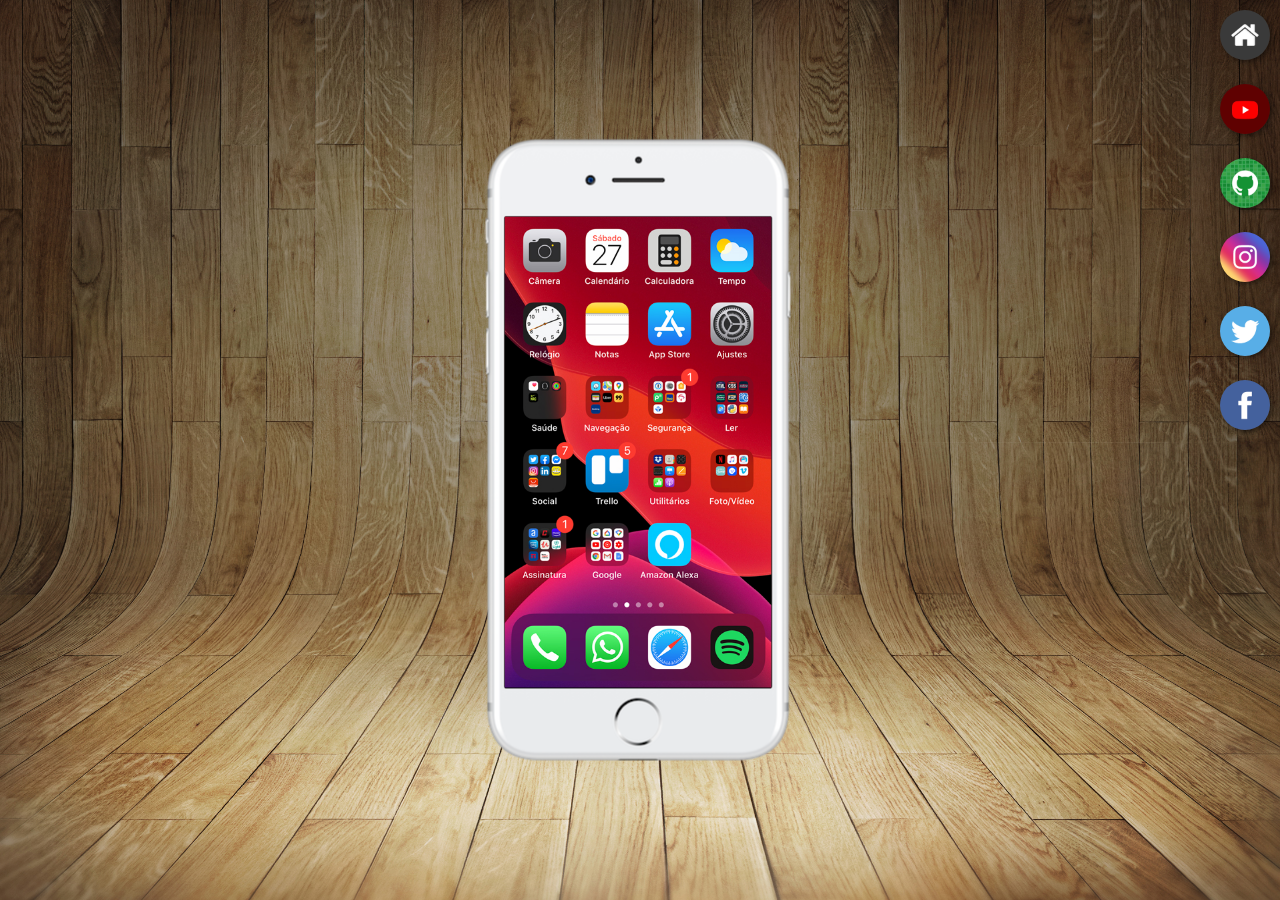
<file: index.html>
<!DOCTYPE html>
<html lang="pt-br">
<head>
    <meta charset="UTF-8">
    <meta http-equiv="X-UA-Compatible" content="IE=edge">
    <meta name="viewport" content="width=device-width, initial-scale=1.0">

    <link rel="stylesheet" href="style/style.css">
    <link rel="shortcut icon" href="favicon/favicon.ico" type="image/x-icon">

    <title>Projeto Redes Sociais</title>
</head>
<body>
    <main>
        <section id="telefone">
            <iframe src="pages/home.html" frameborder="0" name="tela" id="tela">
                <p>Seu navegador não é compativel com Iframes</p>
            </iframe>
        </section>
        <section id="redes_sociais">
            <a href="pages/home.html" target="tela"><img src="imgs/logo-home.jpg" alt="home"></a> <br>
            <a href="pages/youtube.html" target="tela"><img src="imgs/logo-youtube.jpg" alt="youtube"></a> <br>
            <a href="pages/github.html" target="tela"><img src="imgs/logo-github.jpg" alt="github"></a> <br> 
            <a href="pages/instagram.html" target="tela"><img src="imgs/logo-instagram.jpg" alt="instagram"></a> <br>
            <a href="pages/twitter.html" target="tela"><img src="imgs/logo-twitter.jpg" alt="twitter"></a> <br>
            <a href="pages/facebook.html" target="tela"><img src="imgs/logo-facebook.jpg" alt="facebook"></a> <br>
        </section>
    </main>
</body>
</html>
</file>
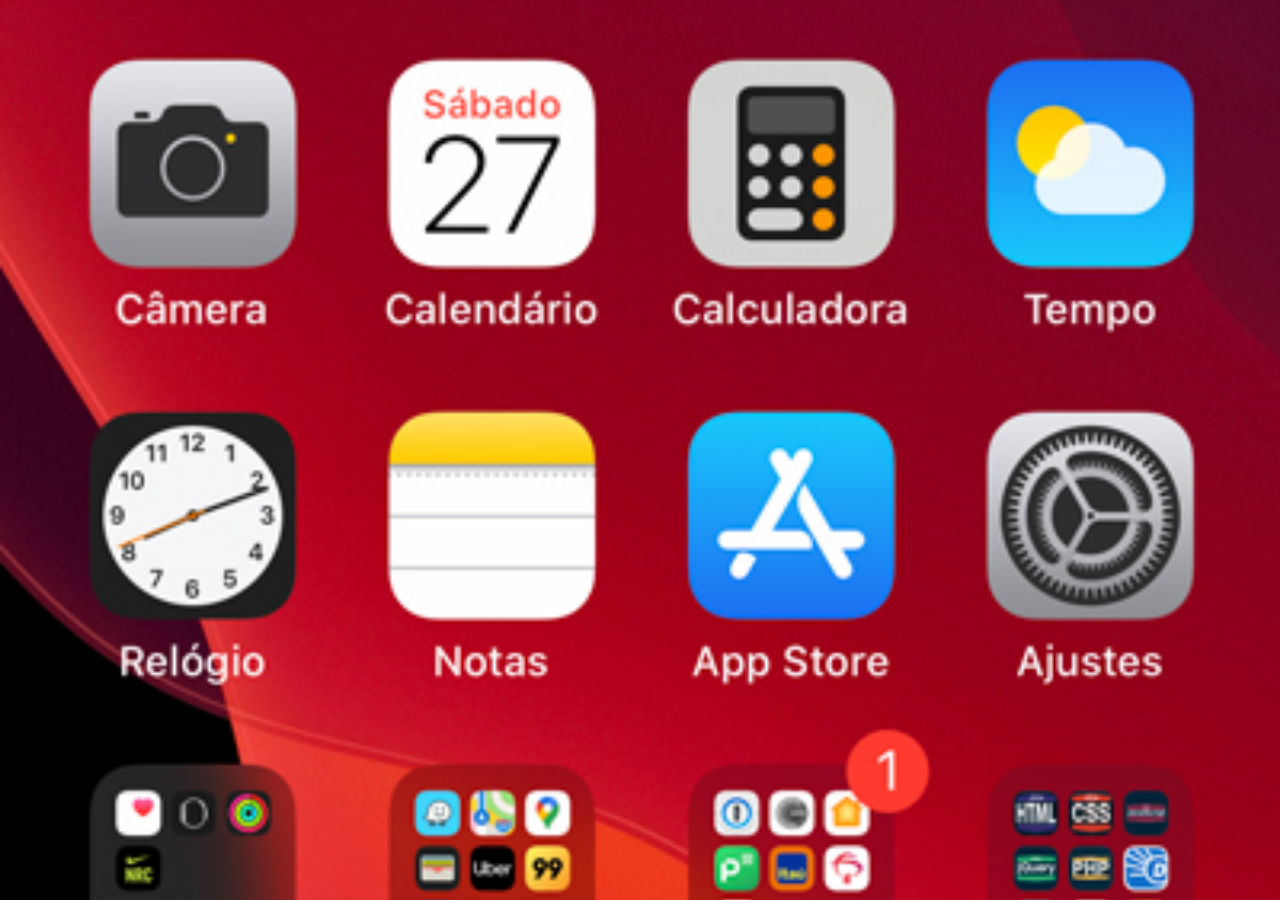
<file: page/home.html>
<!DOCTYPE html>
<html lang="pt-br">
<head>
    <meta charset="UTF-8">
    <meta http-equiv="X-UA-Compatible" content="IE=edge">
    <meta name="viewport" content="width=device-width, initial-scale=1.0">
    <title>Home</title>
    <style>
        * {
            margin: 0px;
            padding: 0px;
        }

        body {
            background: black url(../imgs/tela-home.jpg) no-repeat top center;
            background-size: cover;
        }
    </style>
</head>
<body>
    
</body>
</html>
</file>
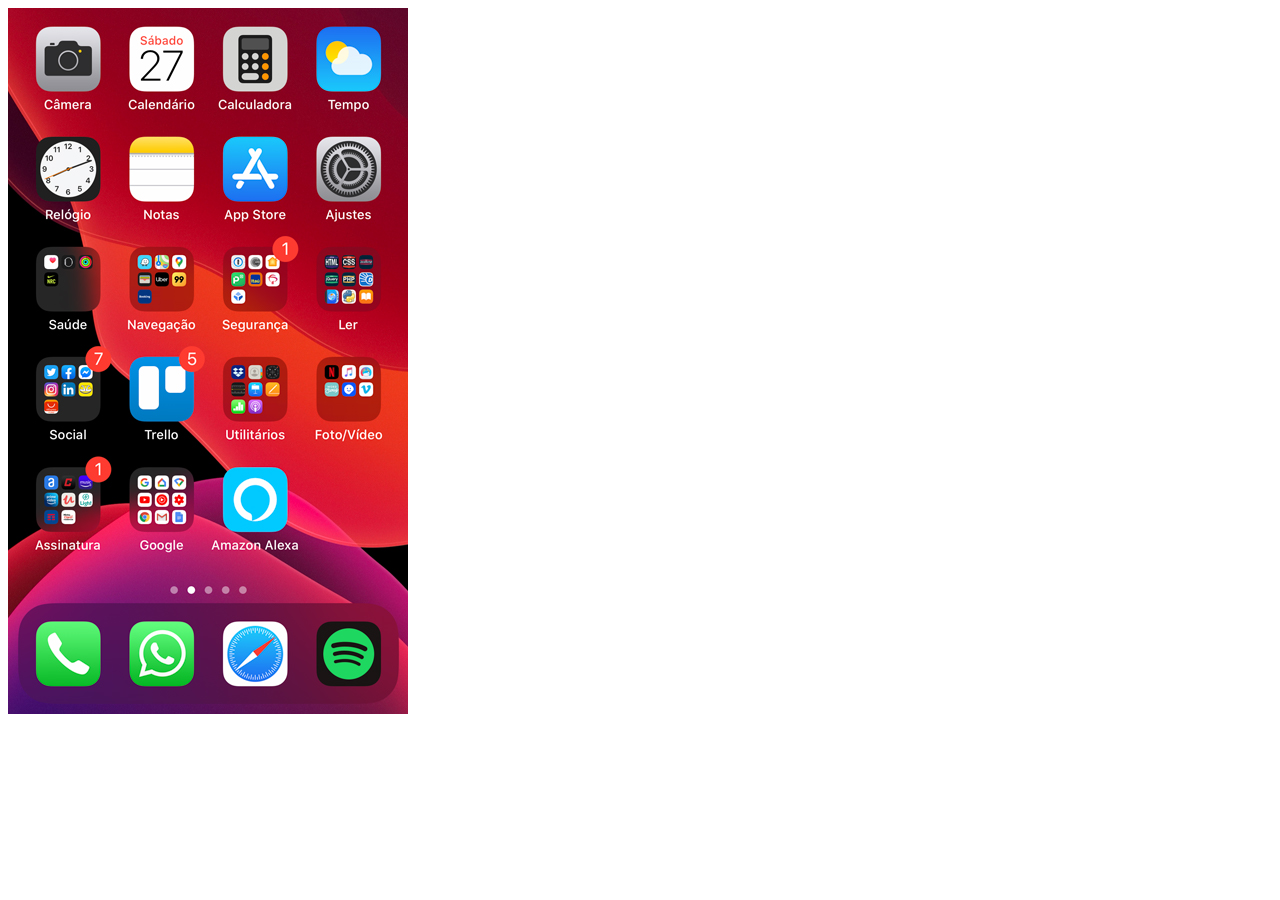
<file: page/youtube.html>
<!DOCTYPE html>
<html lang="pt-br">
<head>
    <meta charset="UTF-8">
    <meta http-equiv="X-UA-Compatible" content="IE=edge">
    <meta name="viewport" content="width=device-width, initial-scale=1.0">
    <title>Youtube</title>
</head>
<body>
    <img src="../imgs/tela-home.jpg" alt="">    
</body>
</html>
</file>
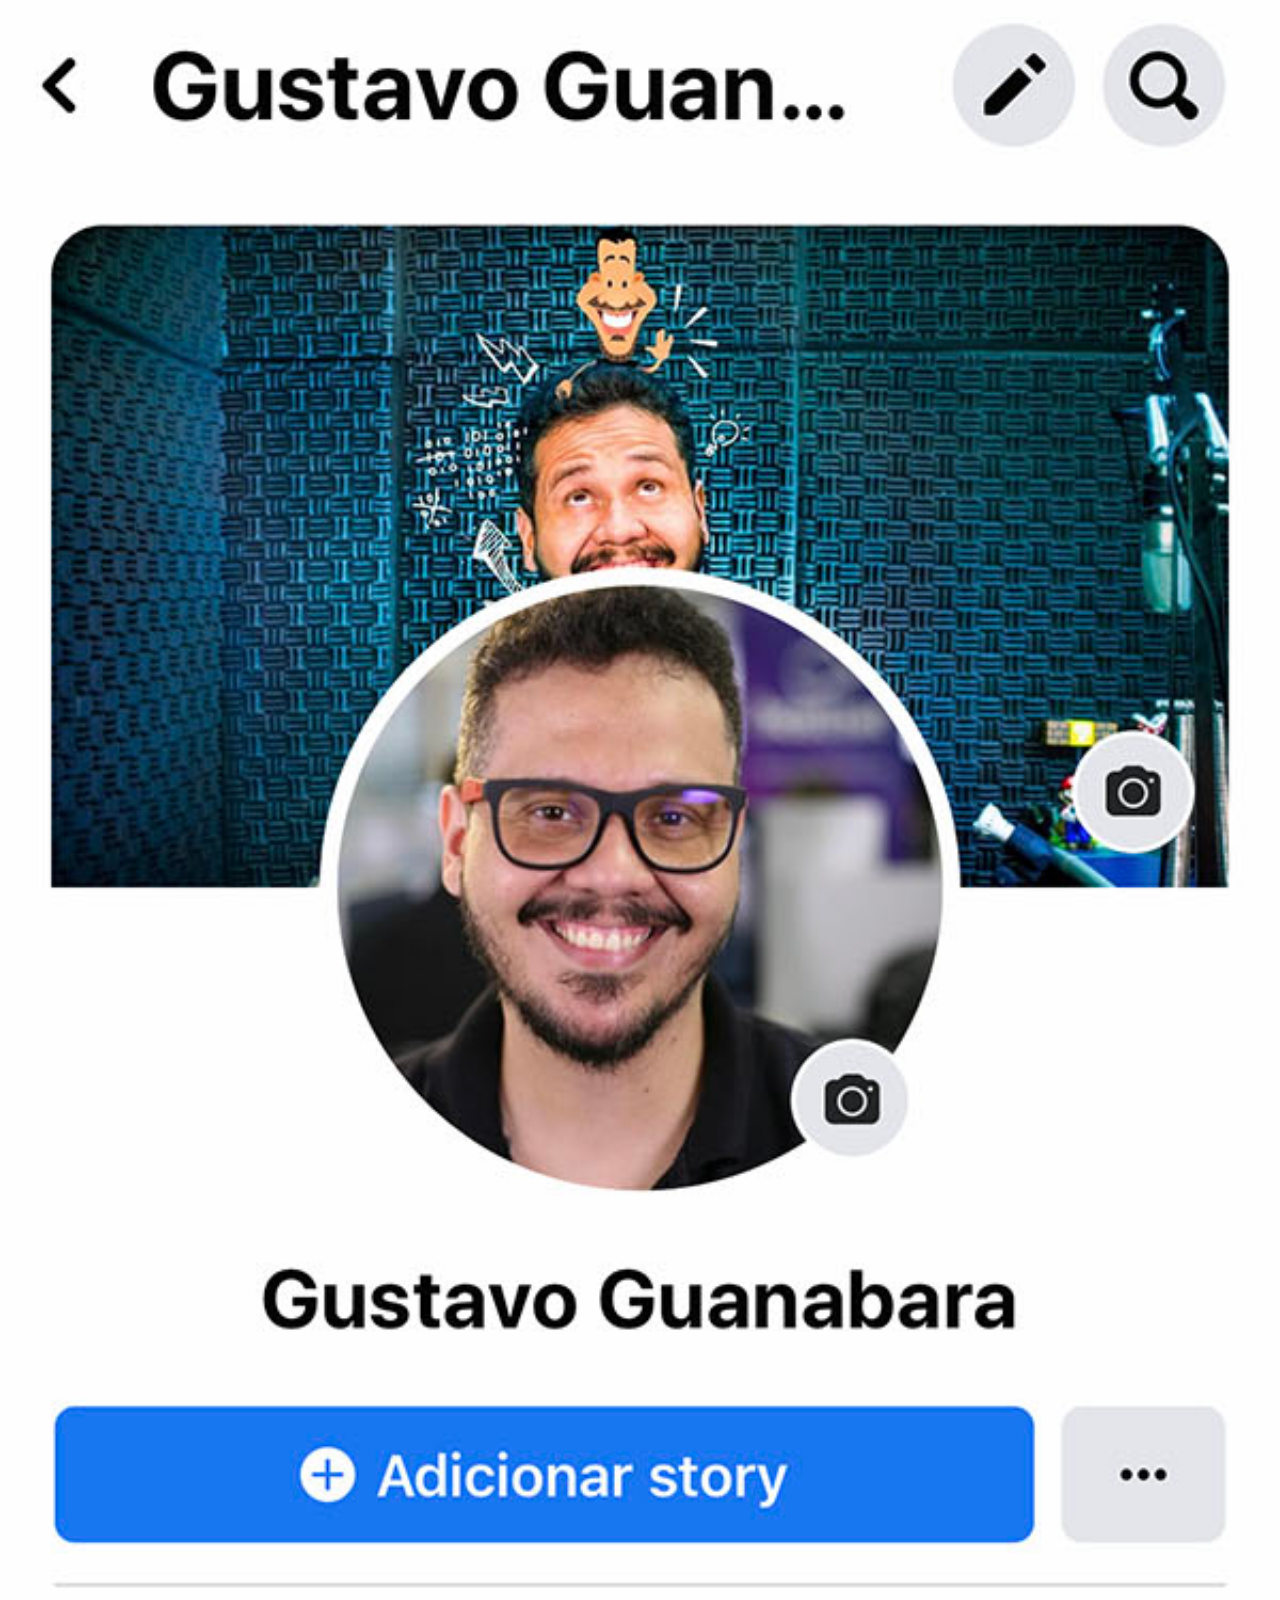
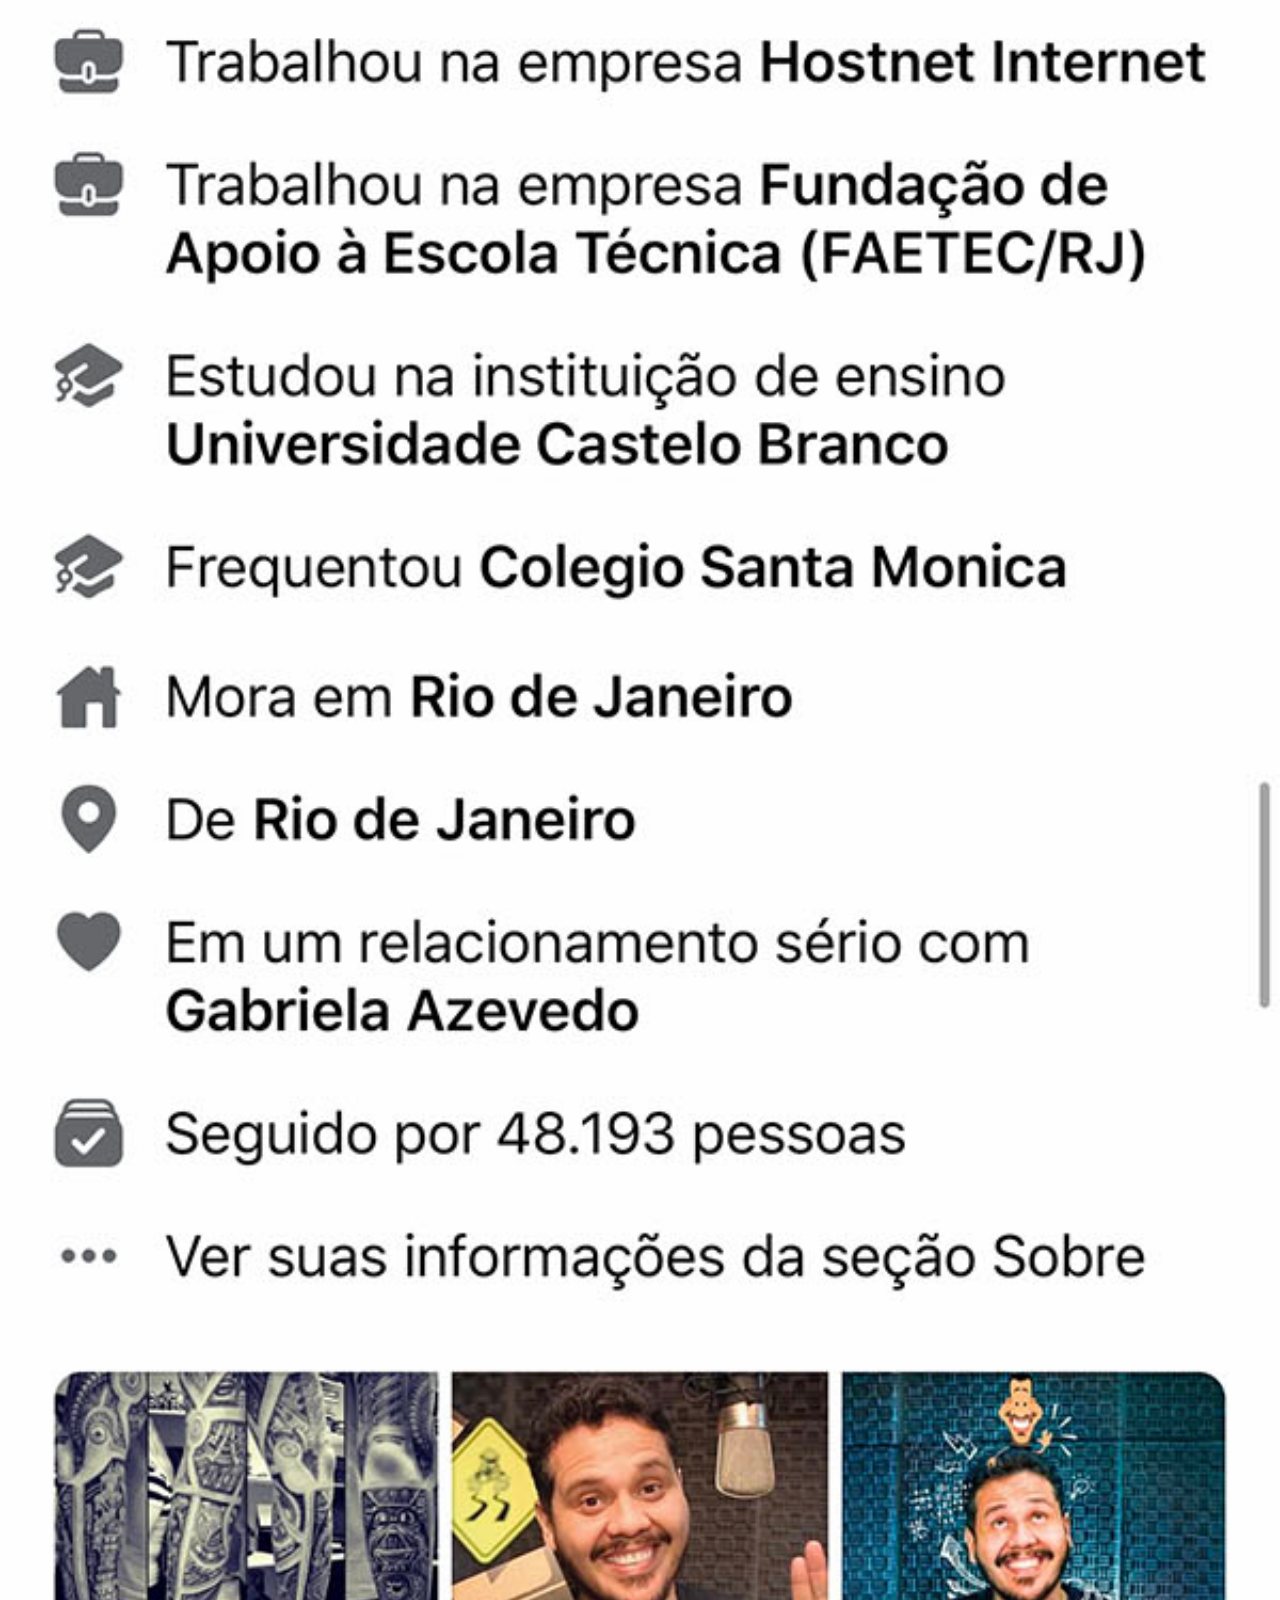
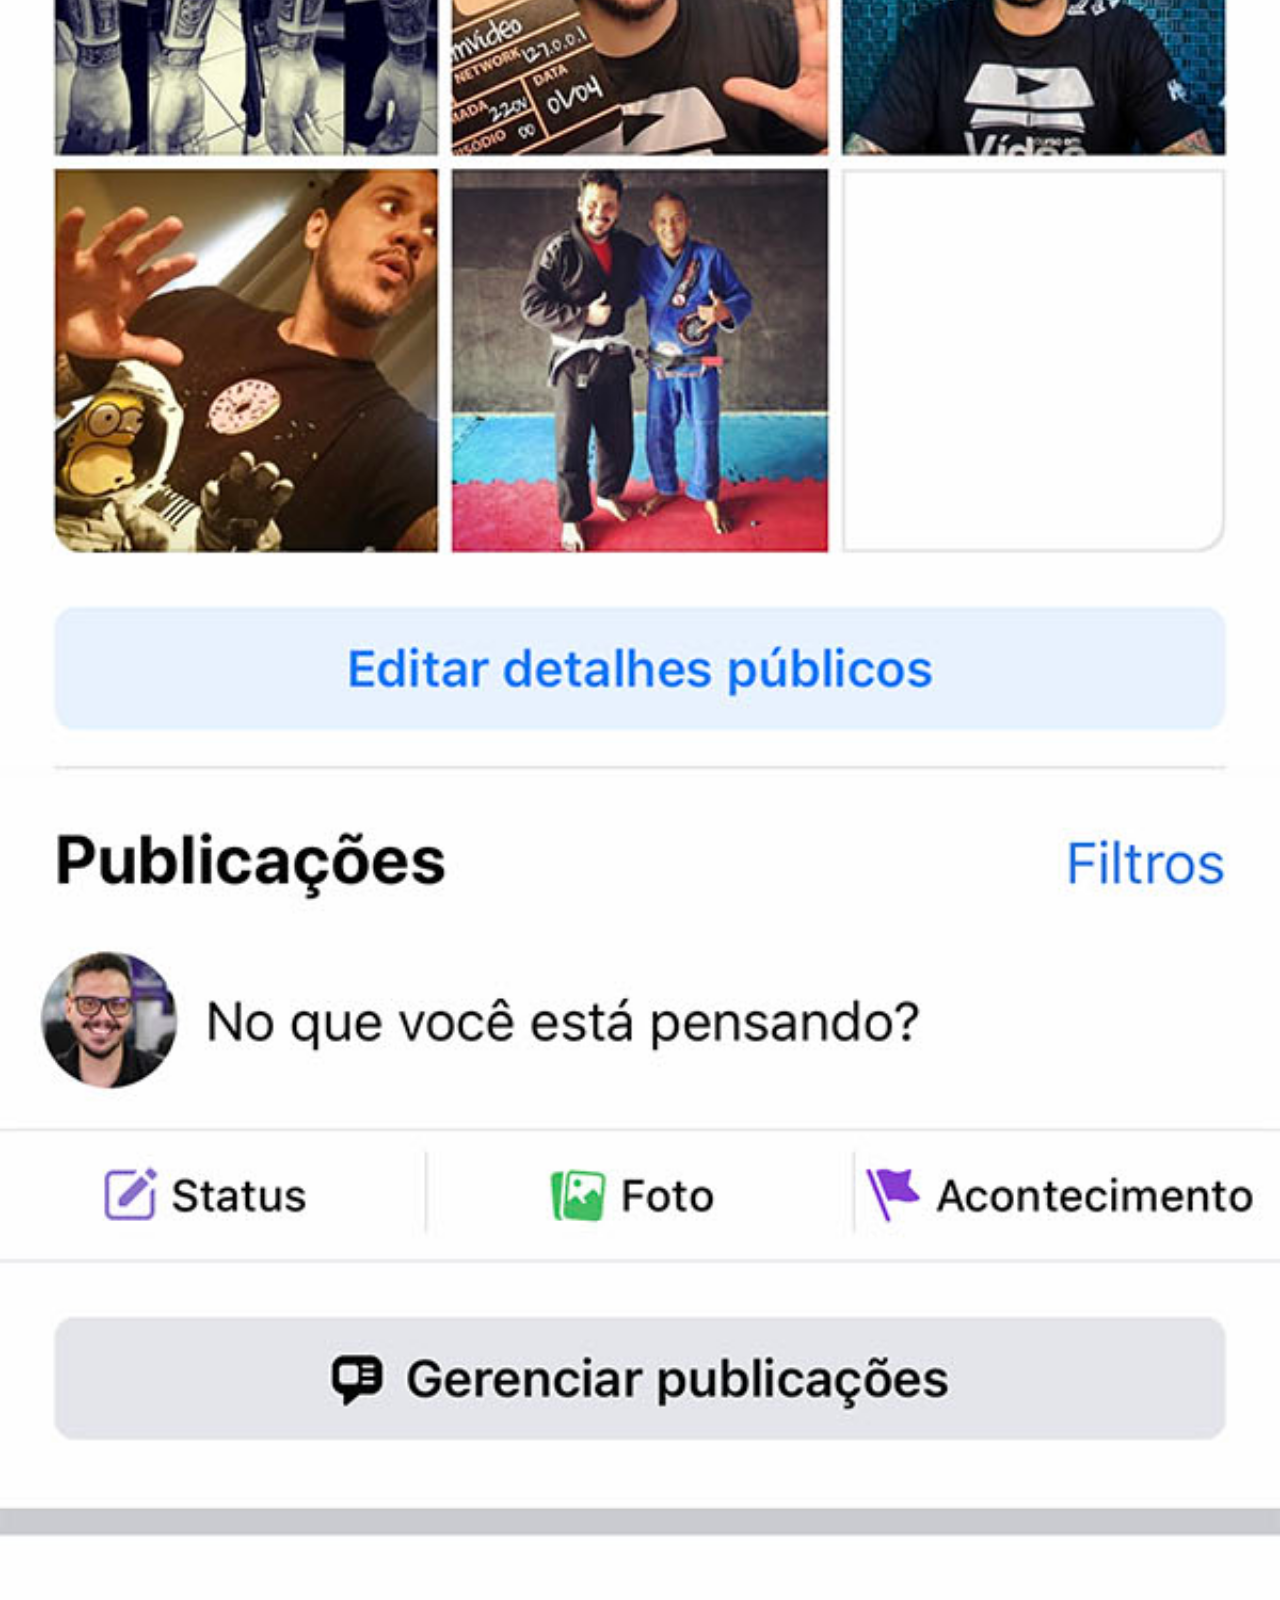
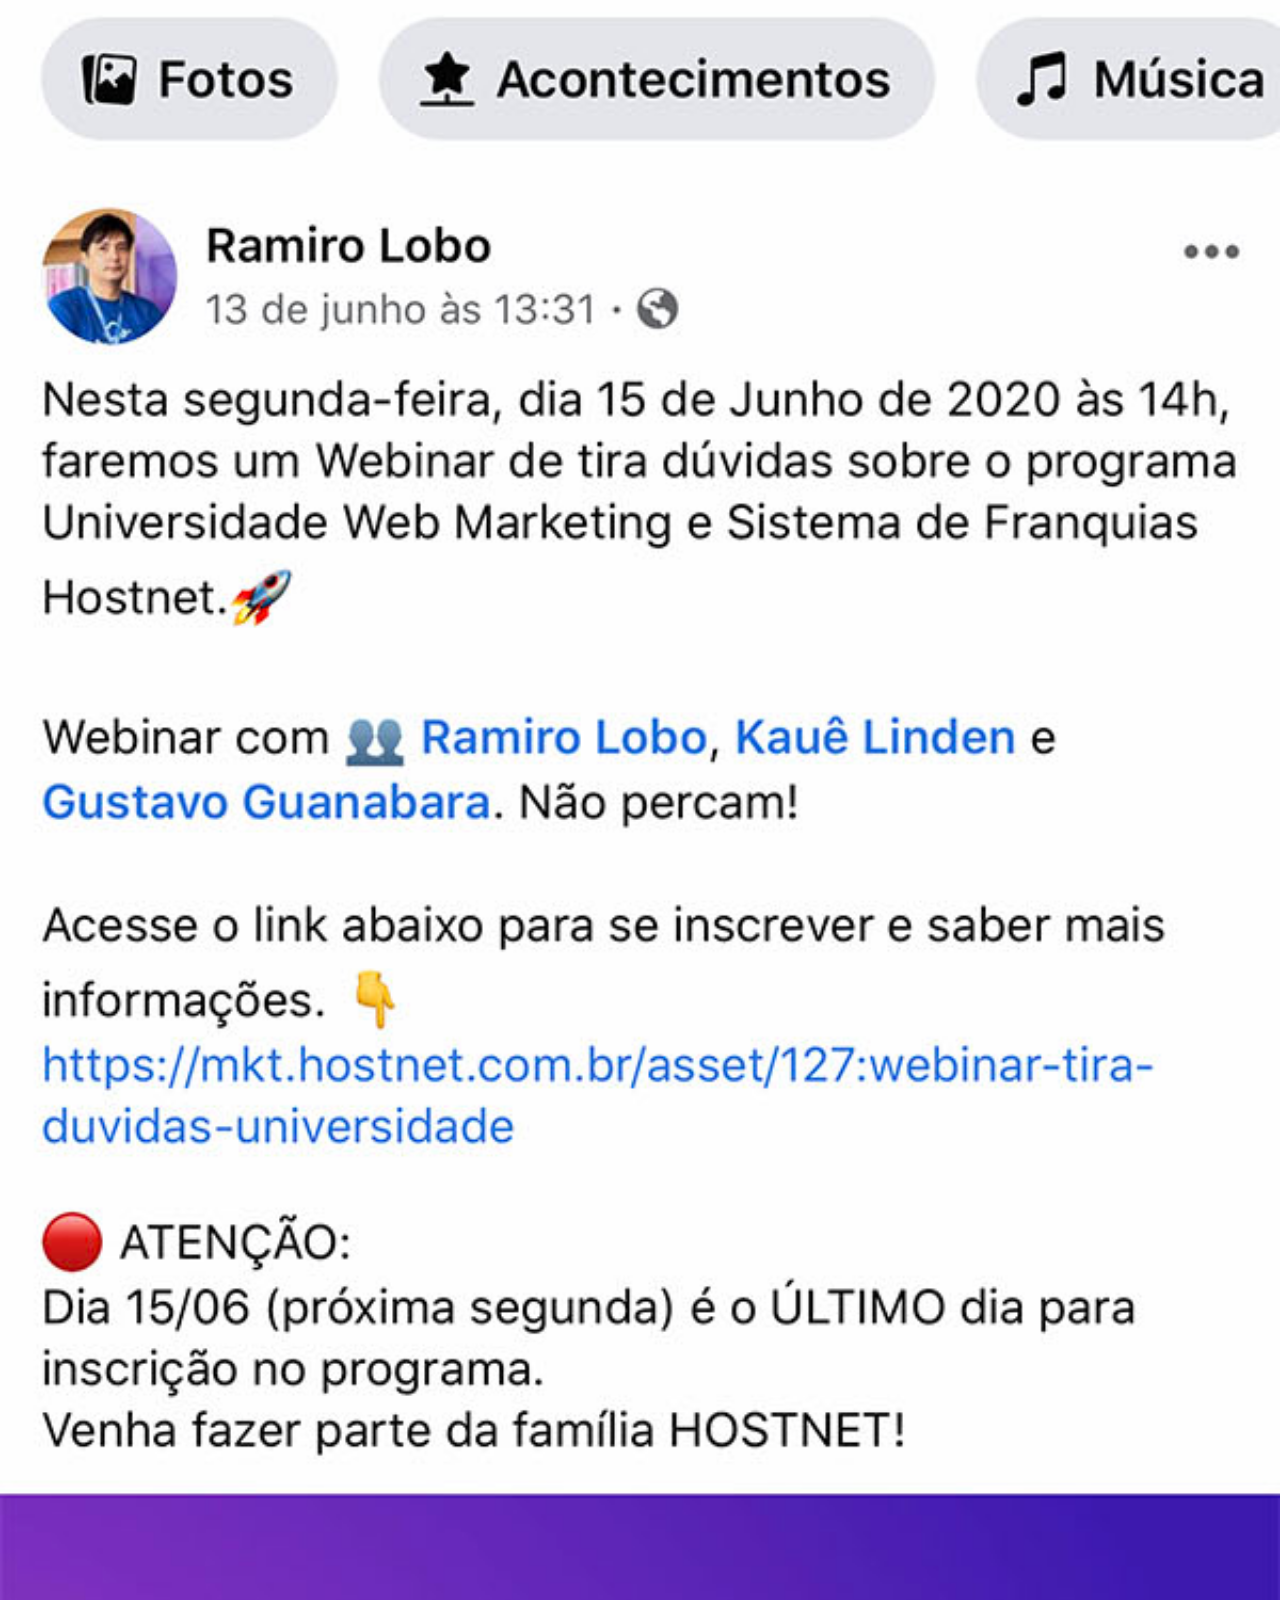
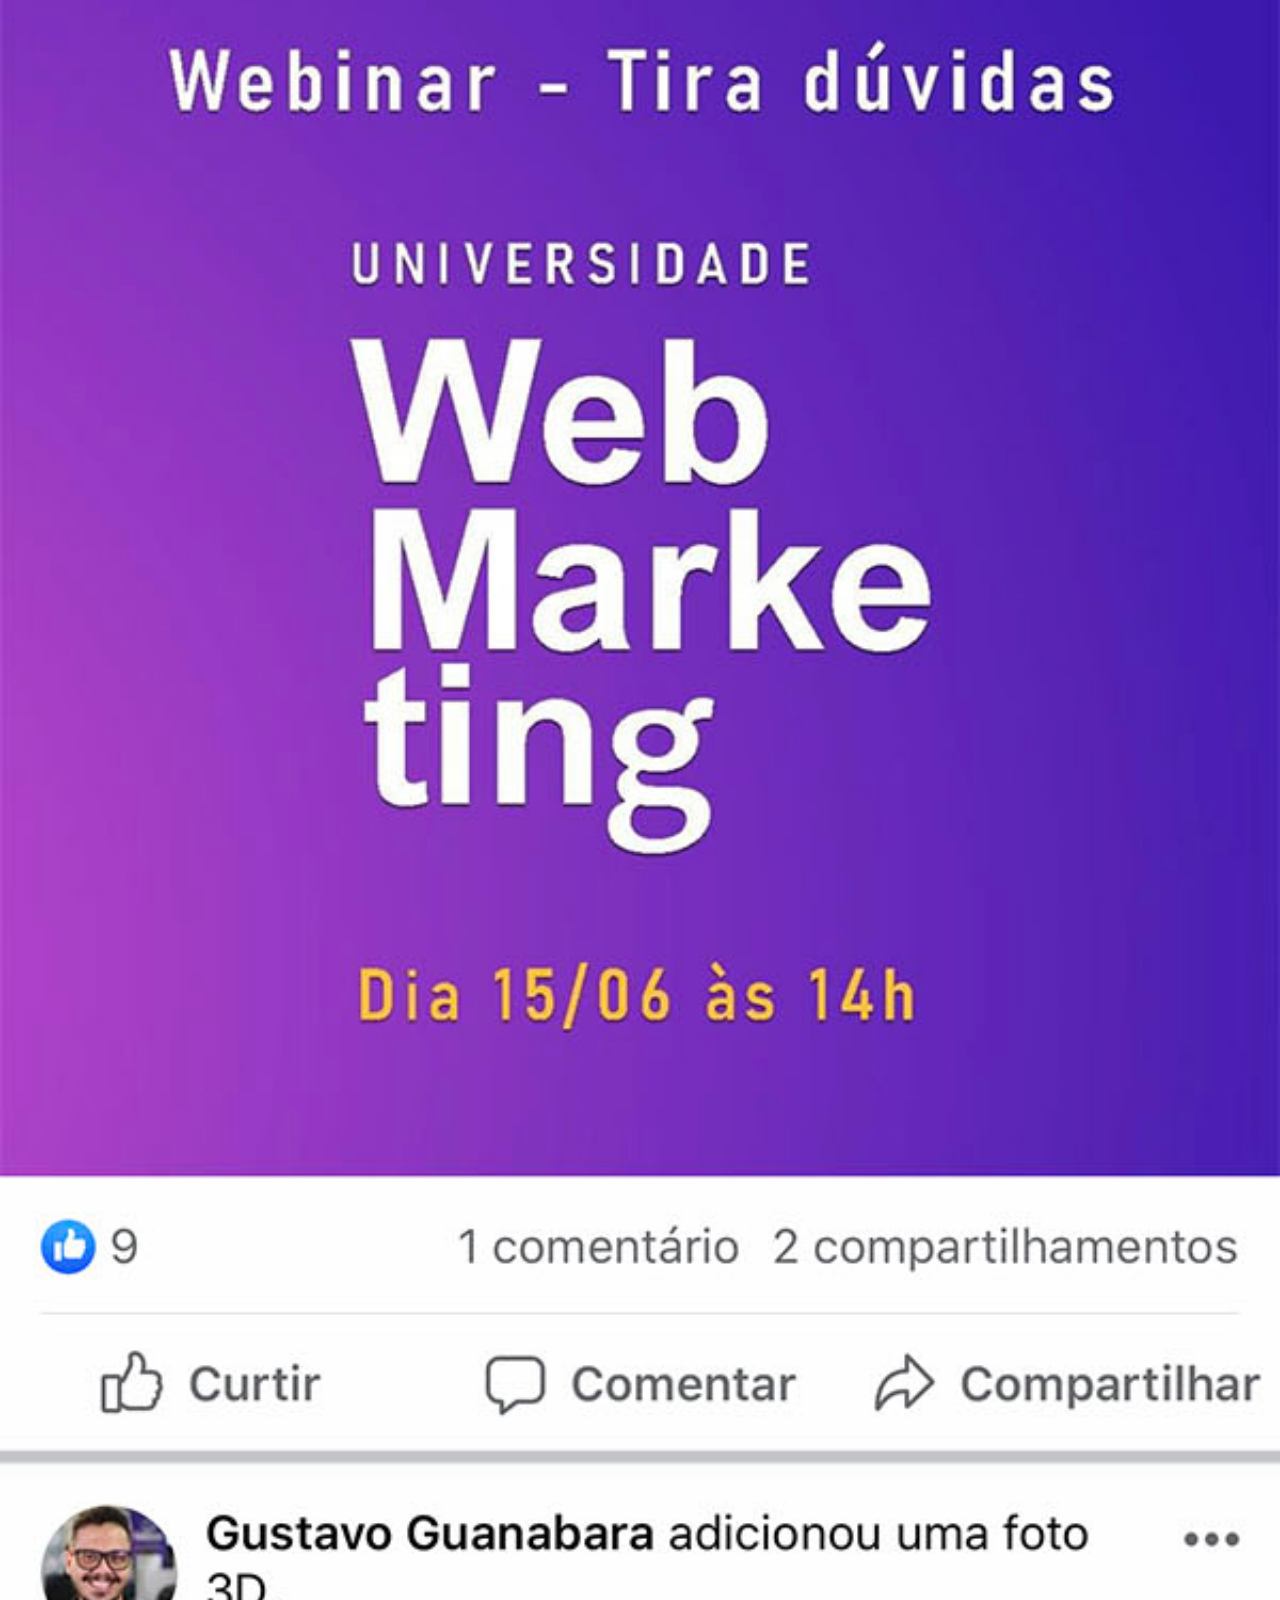
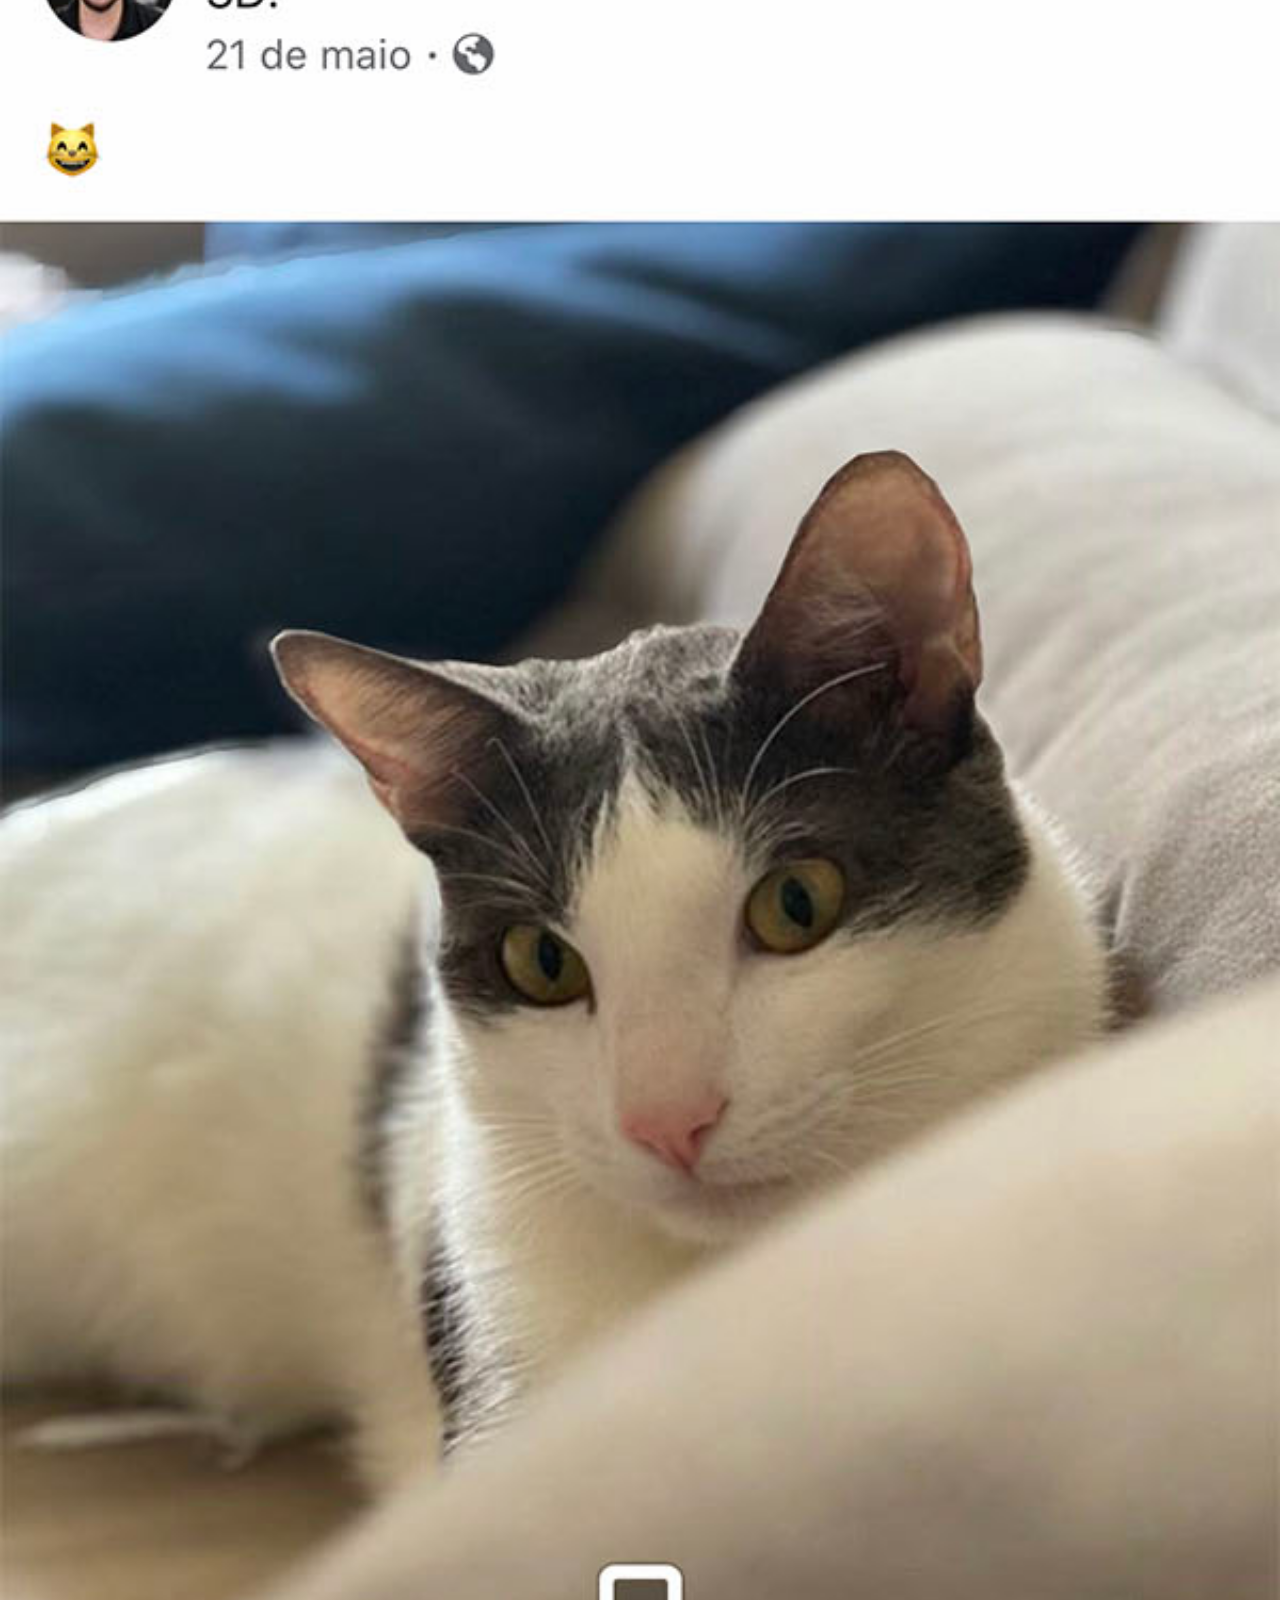
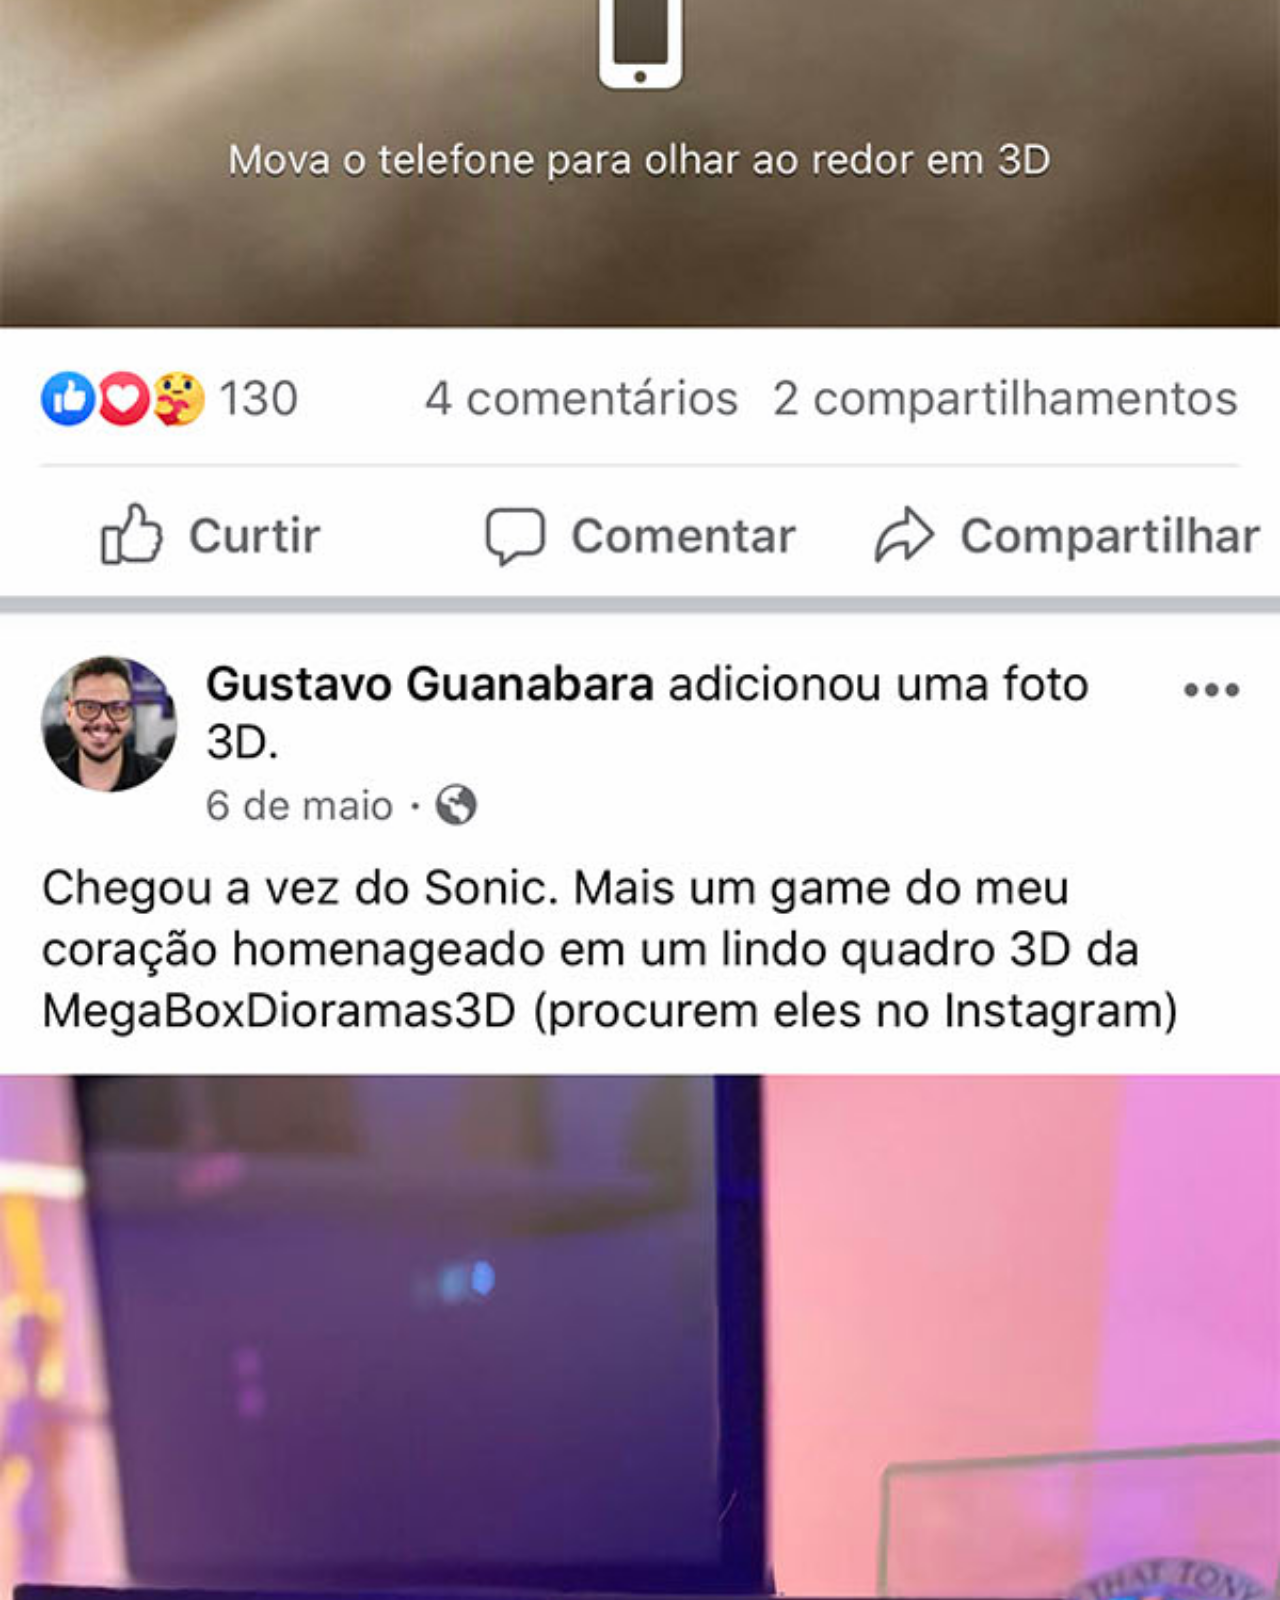
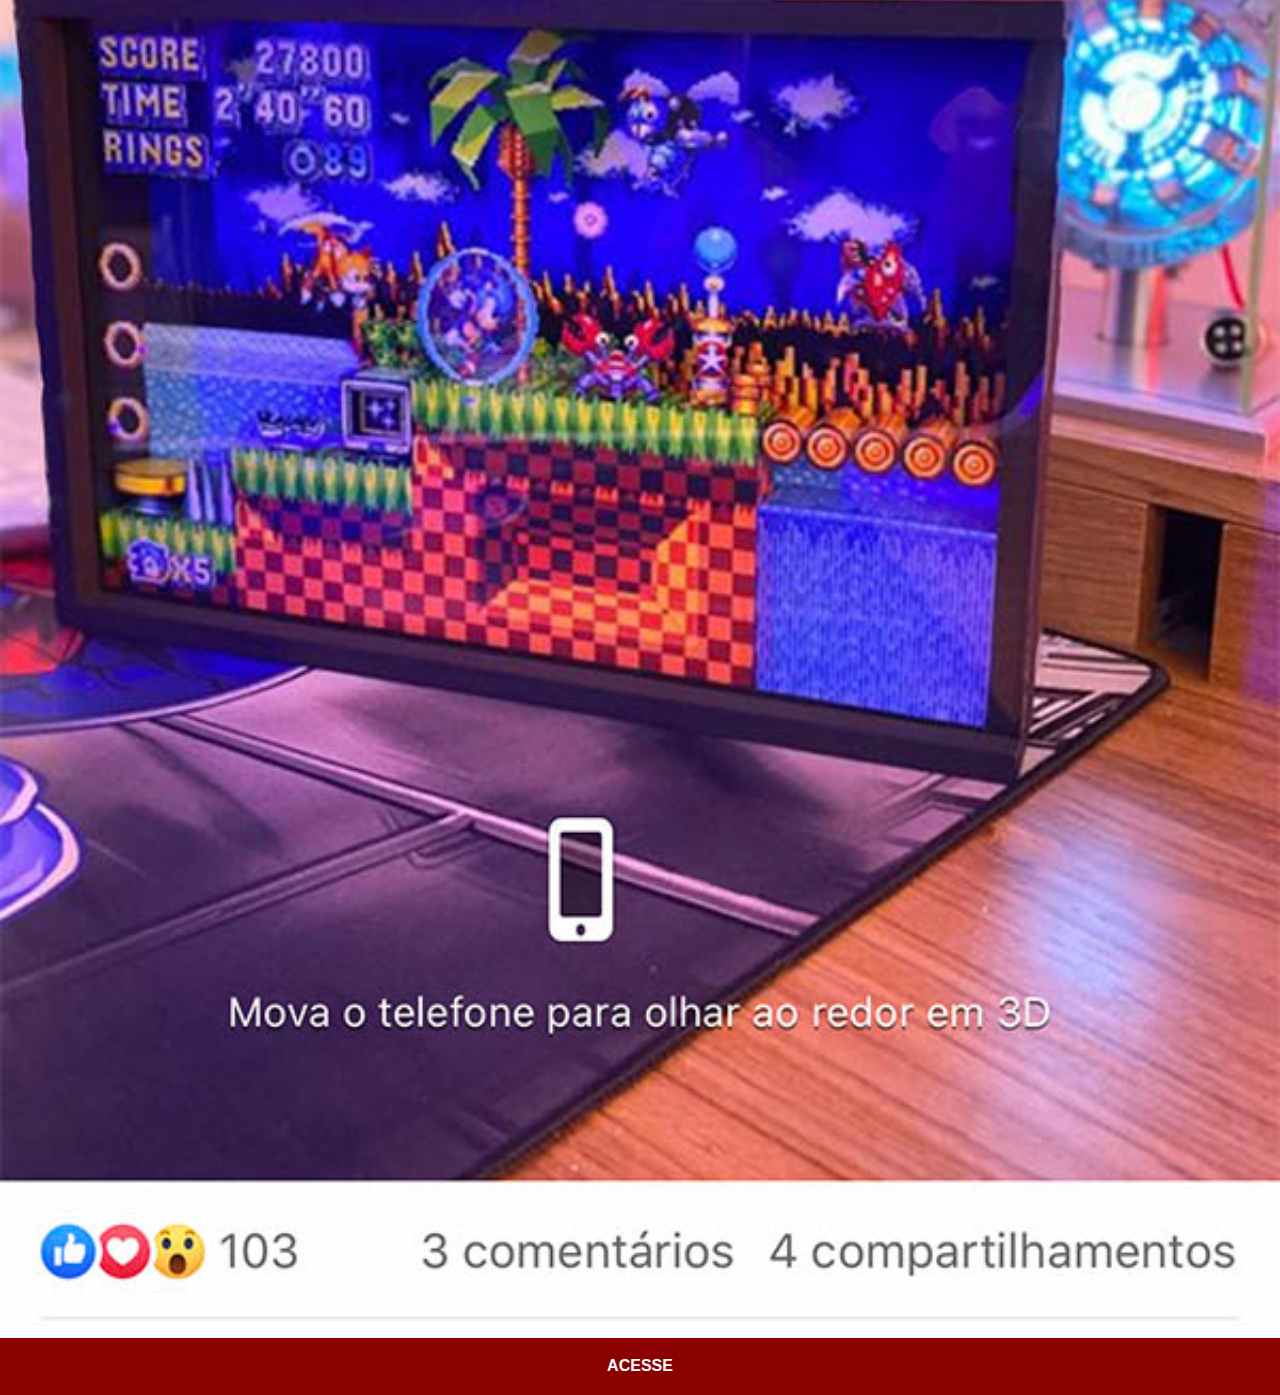
<file: pages/facebook.html>
<!DOCTYPE html>
<html lang="pt-br">
<head>
    <meta charset="UTF-8">
    <meta http-equiv="X-UA-Compatible" content="IE=edge">
    <meta name="viewport" content="width=device-width, initial-scale=1.0">
    <title>Facebook</title>
    <link rel="stylesheet" href="../style/iframes.css">
</head>
<body>
    <img src="../imgs/tela-facebook.jpg" alt="Facebook">    
    <a href="https://facebook.com/cursoemvideo" target="_blank" rel="external" hreflang="pt-br">ACESSE</a>
</body>
</html>
</file>
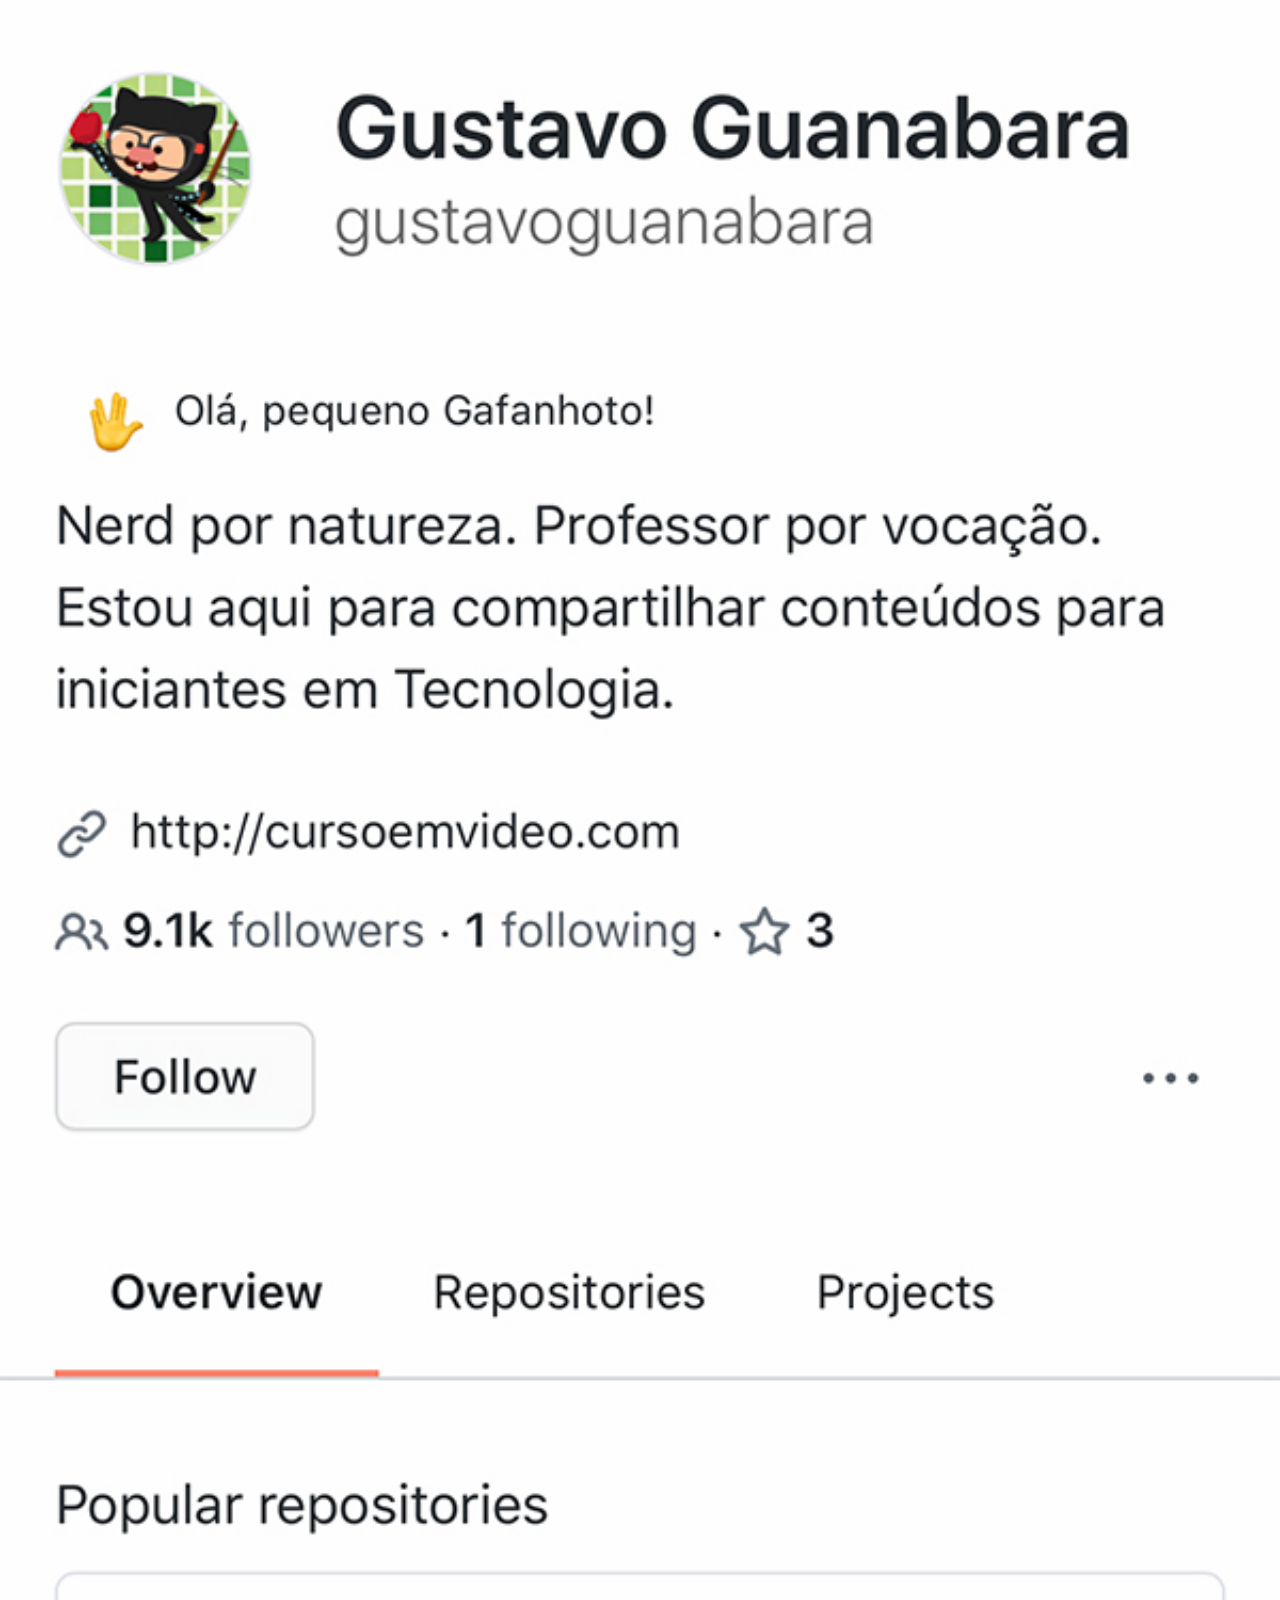
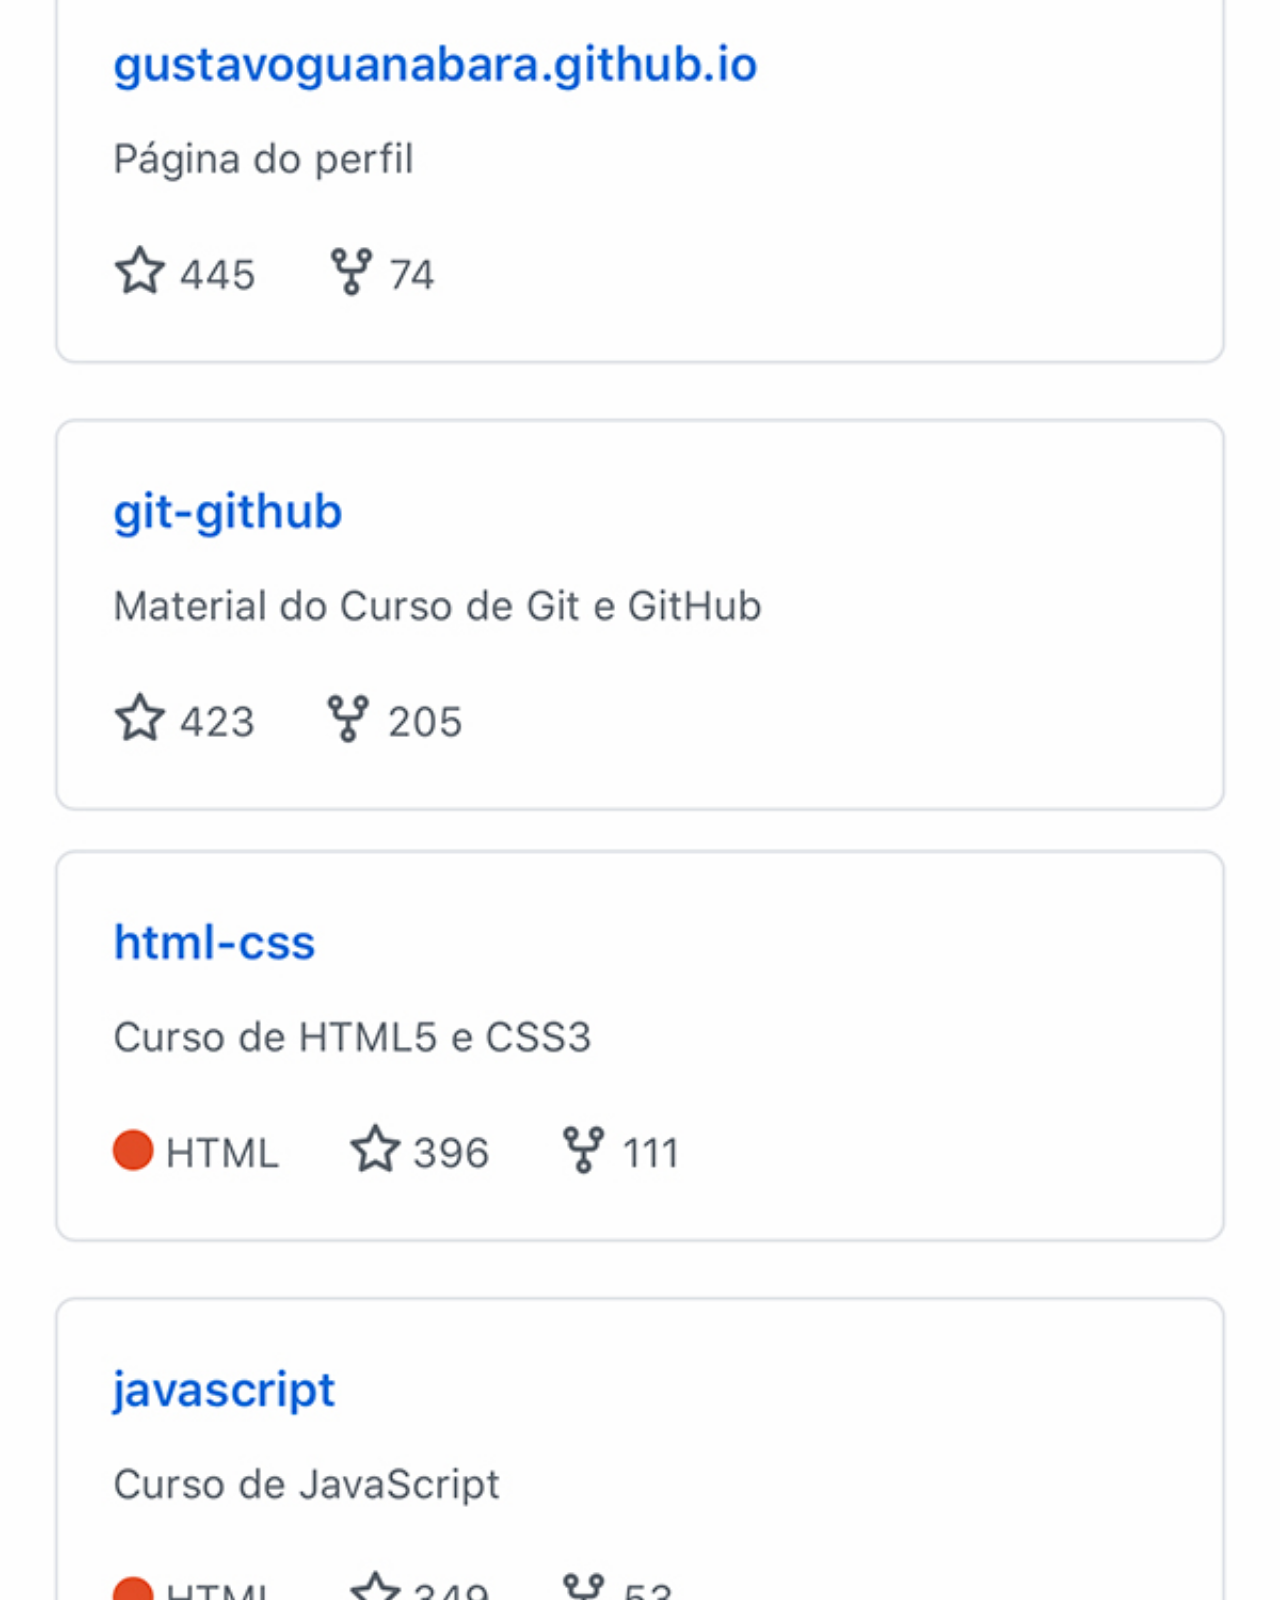
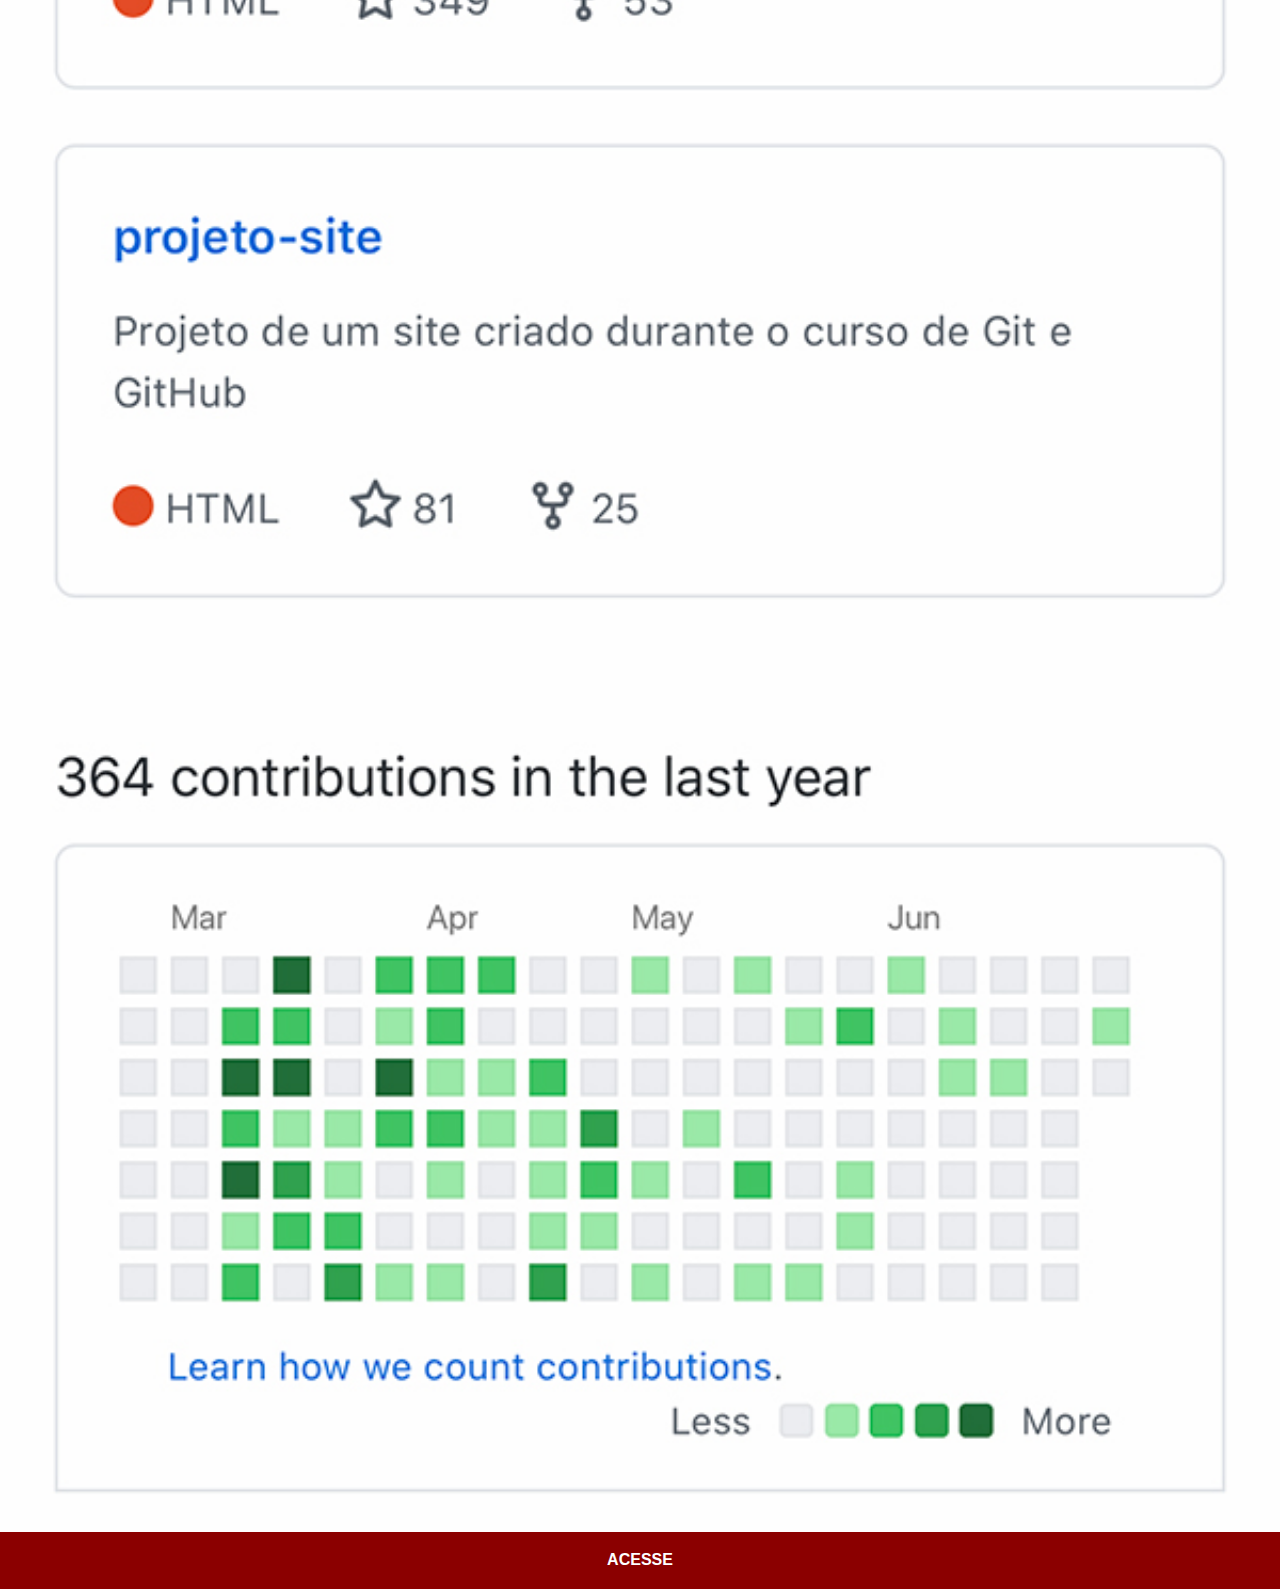
<file: pages/github.html>
<!DOCTYPE html>
<html lang="pt-br">
<head>
    <meta charset="UTF-8">
    <meta http-equiv="X-UA-Compatible" content="IE=edge">
    <meta name="viewport" content="width=device-width, initial-scale=1.0">
    <title>Github</title>
    <link rel="stylesheet" href="../style/iframes.css">
</head>
<body>
    <img src="../imgs/tela-github.jpg" alt="Github">    
    <a href="https:/github.com/gustavoguanabara" target="_blank" rel="external" hreflang="pt-br">ACESSE</a>
</body>
</html>
</file>
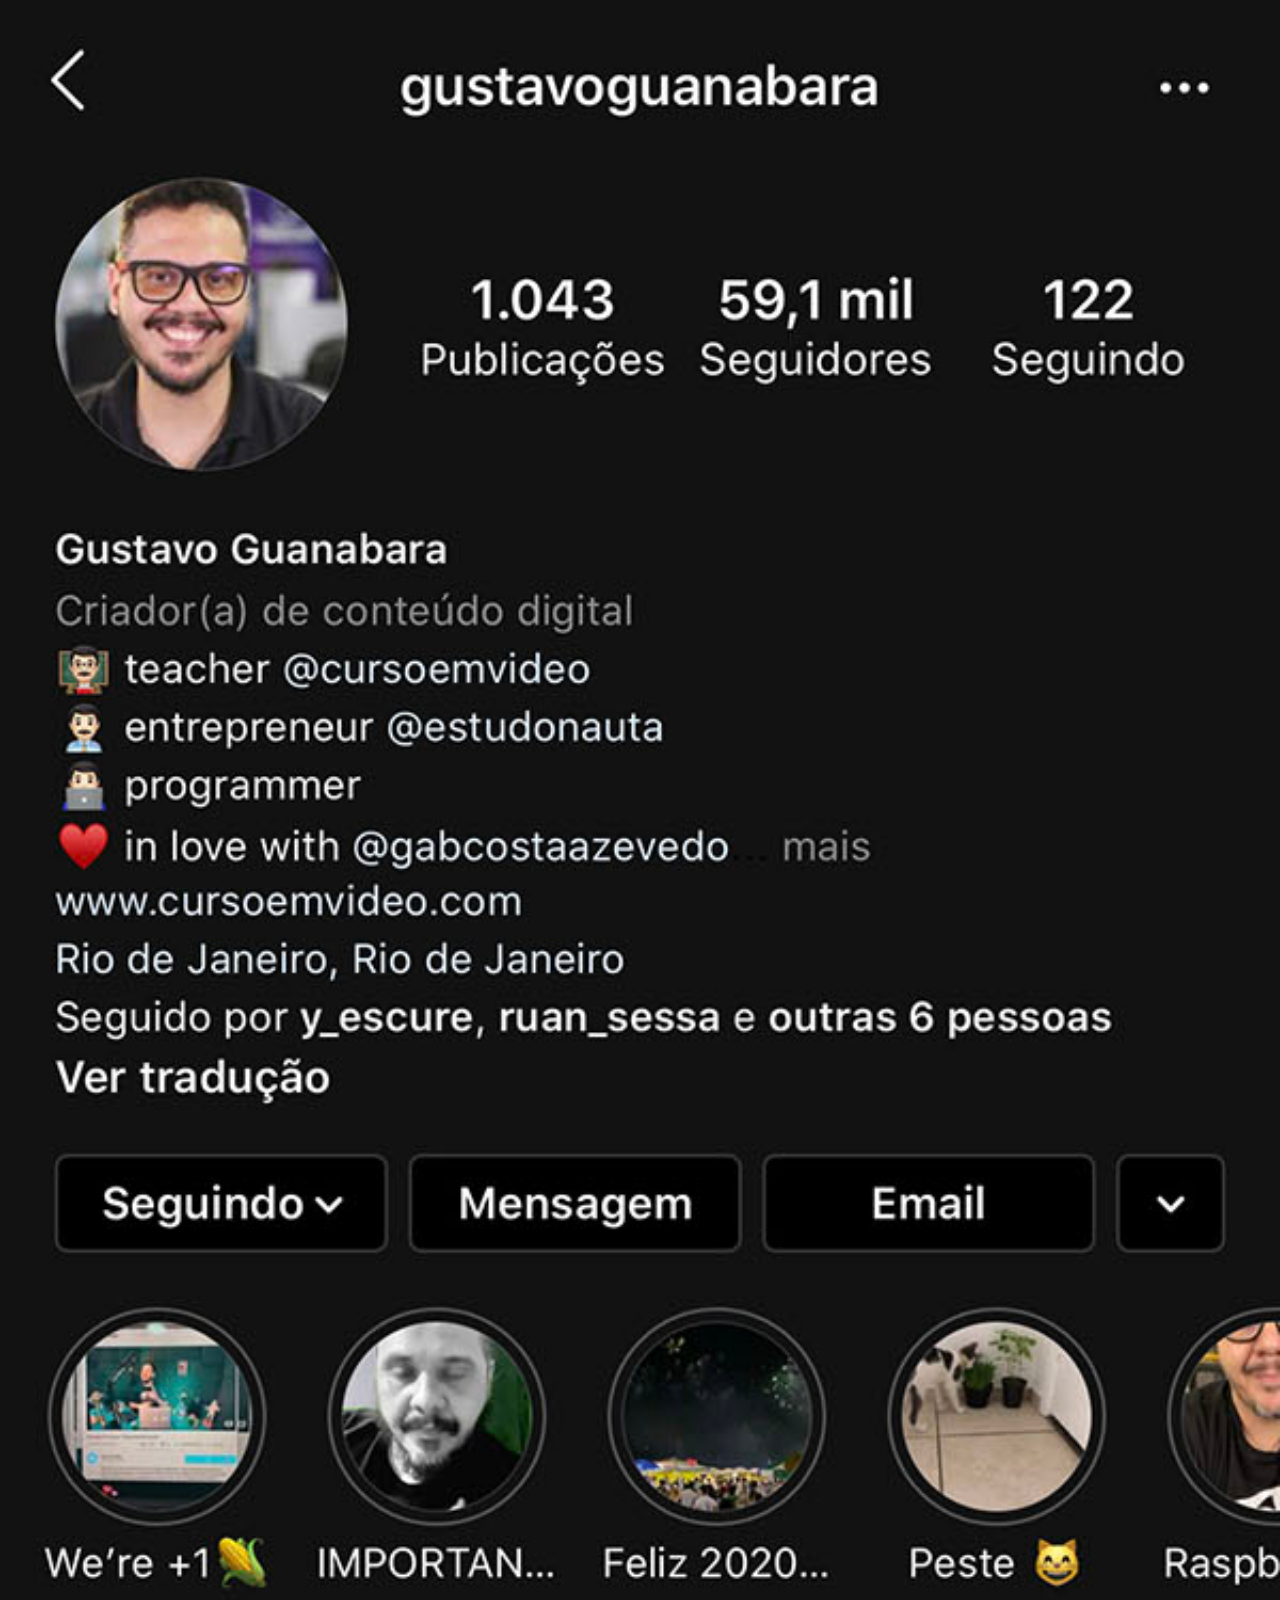
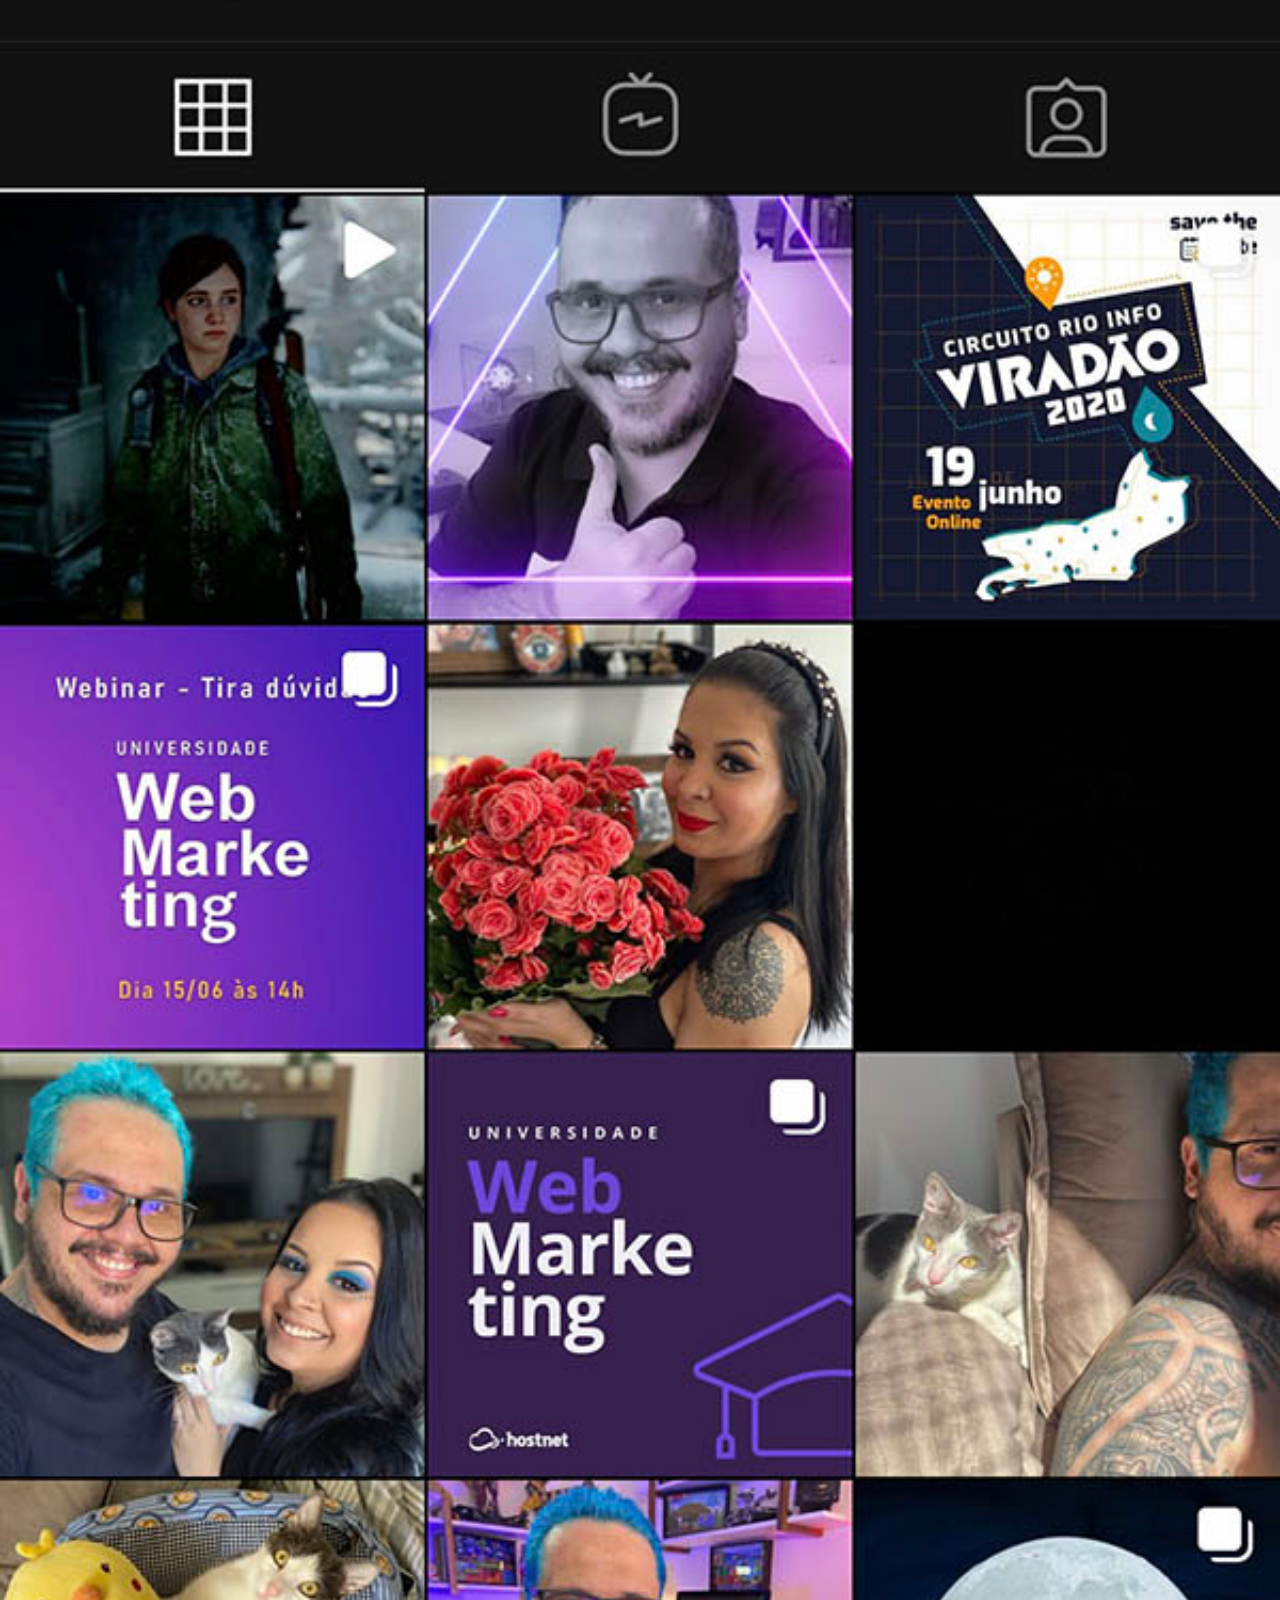
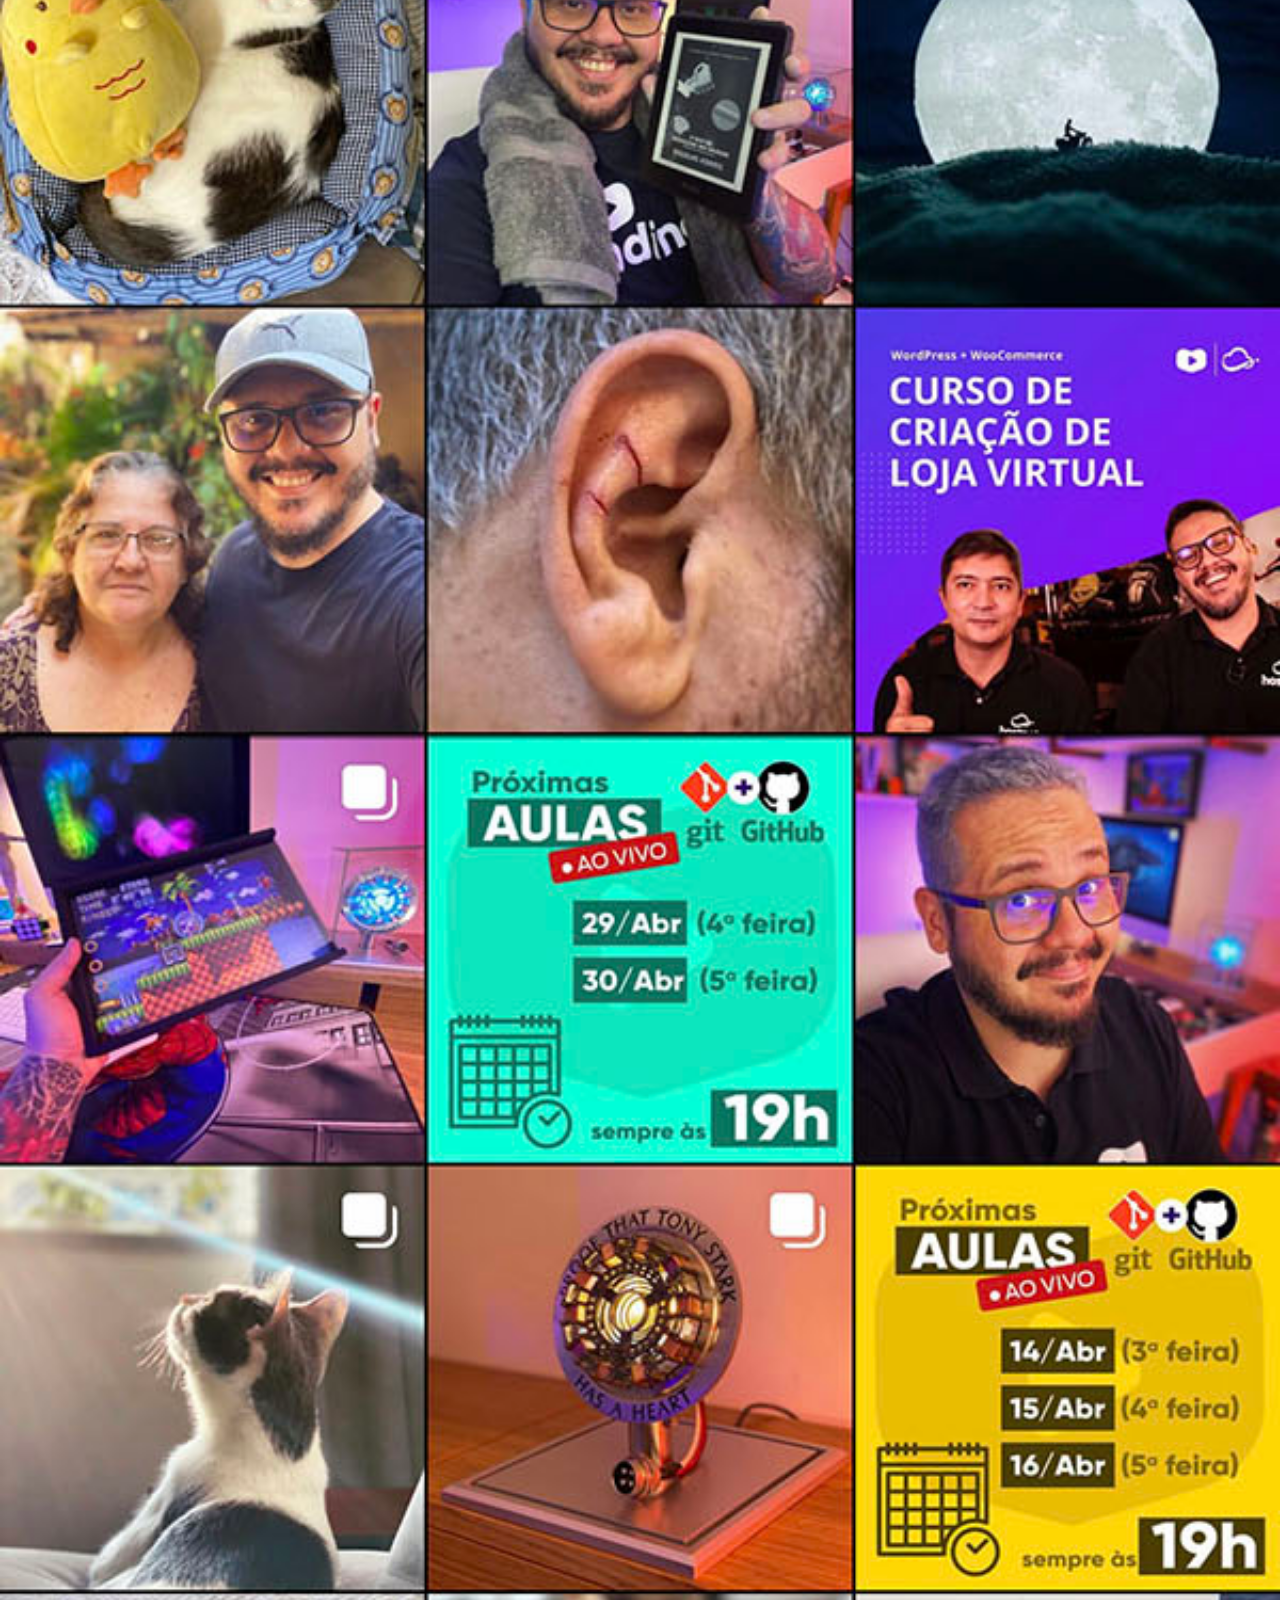
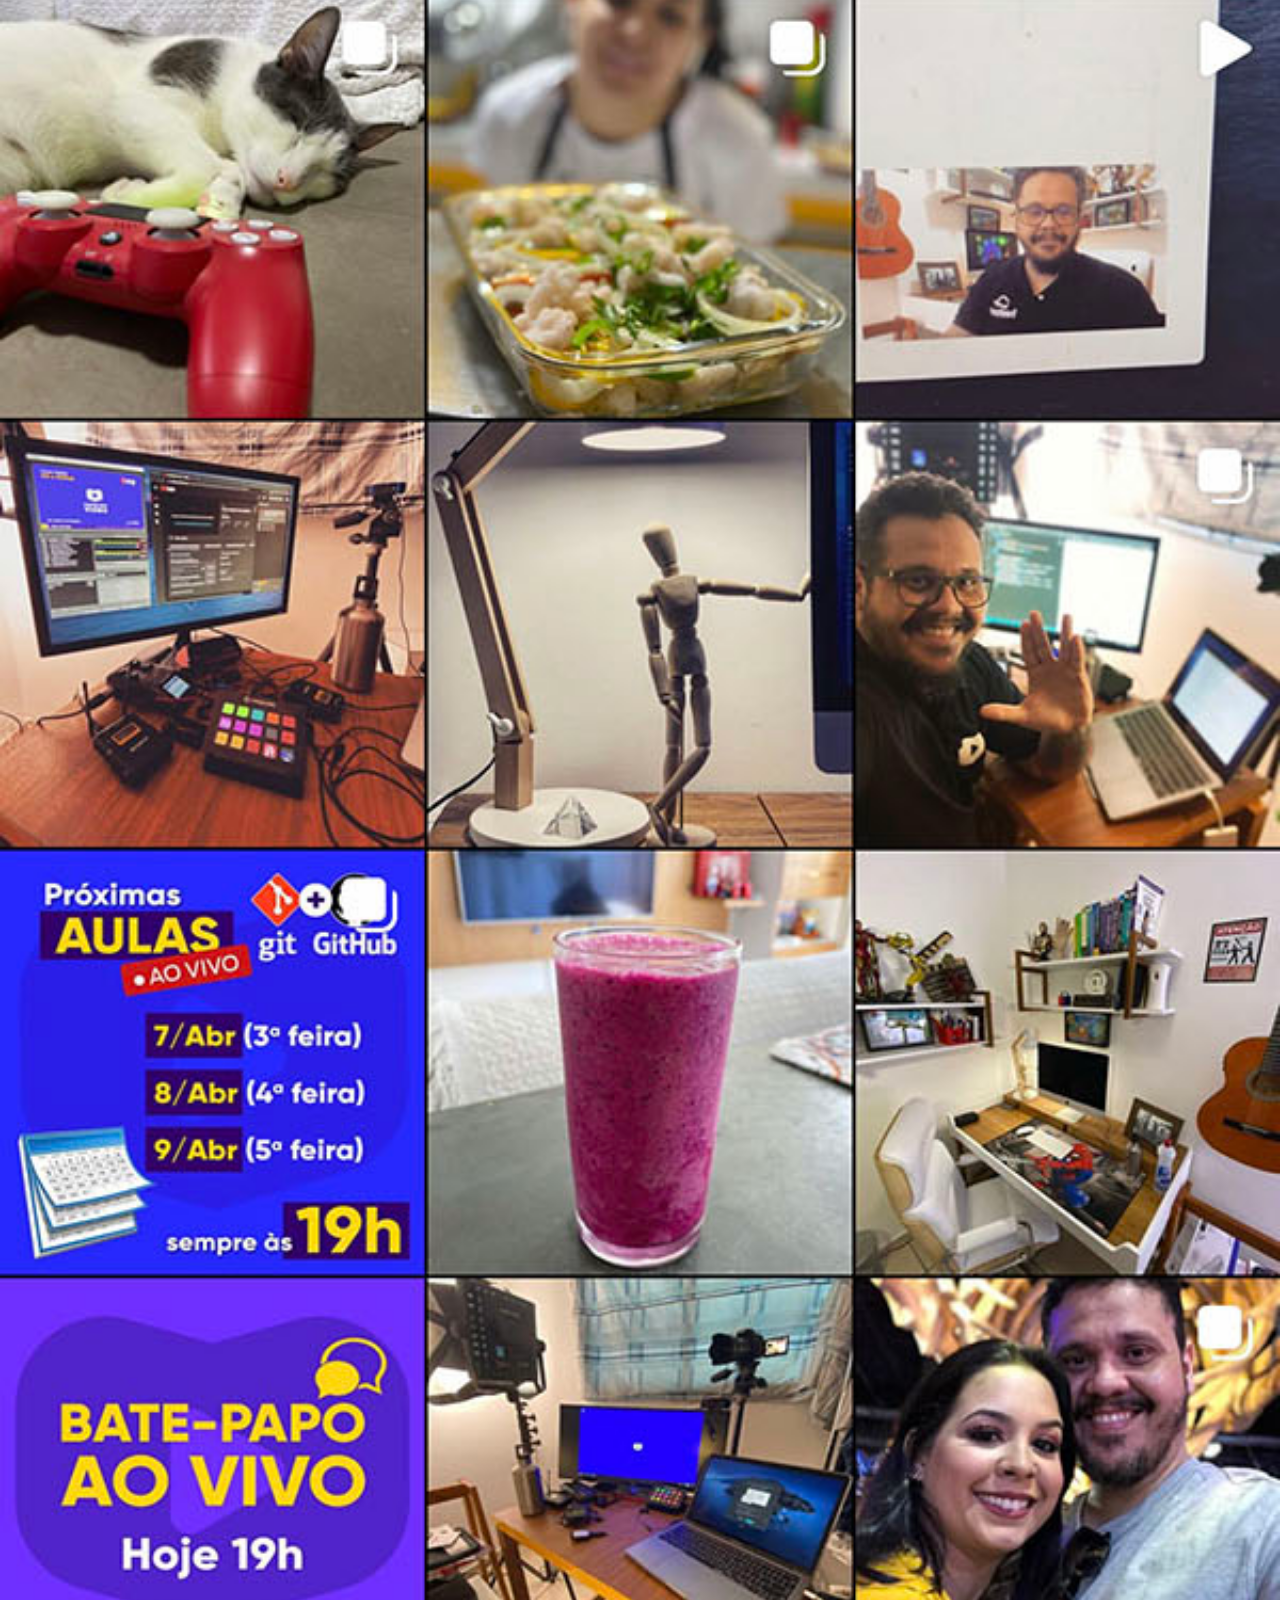
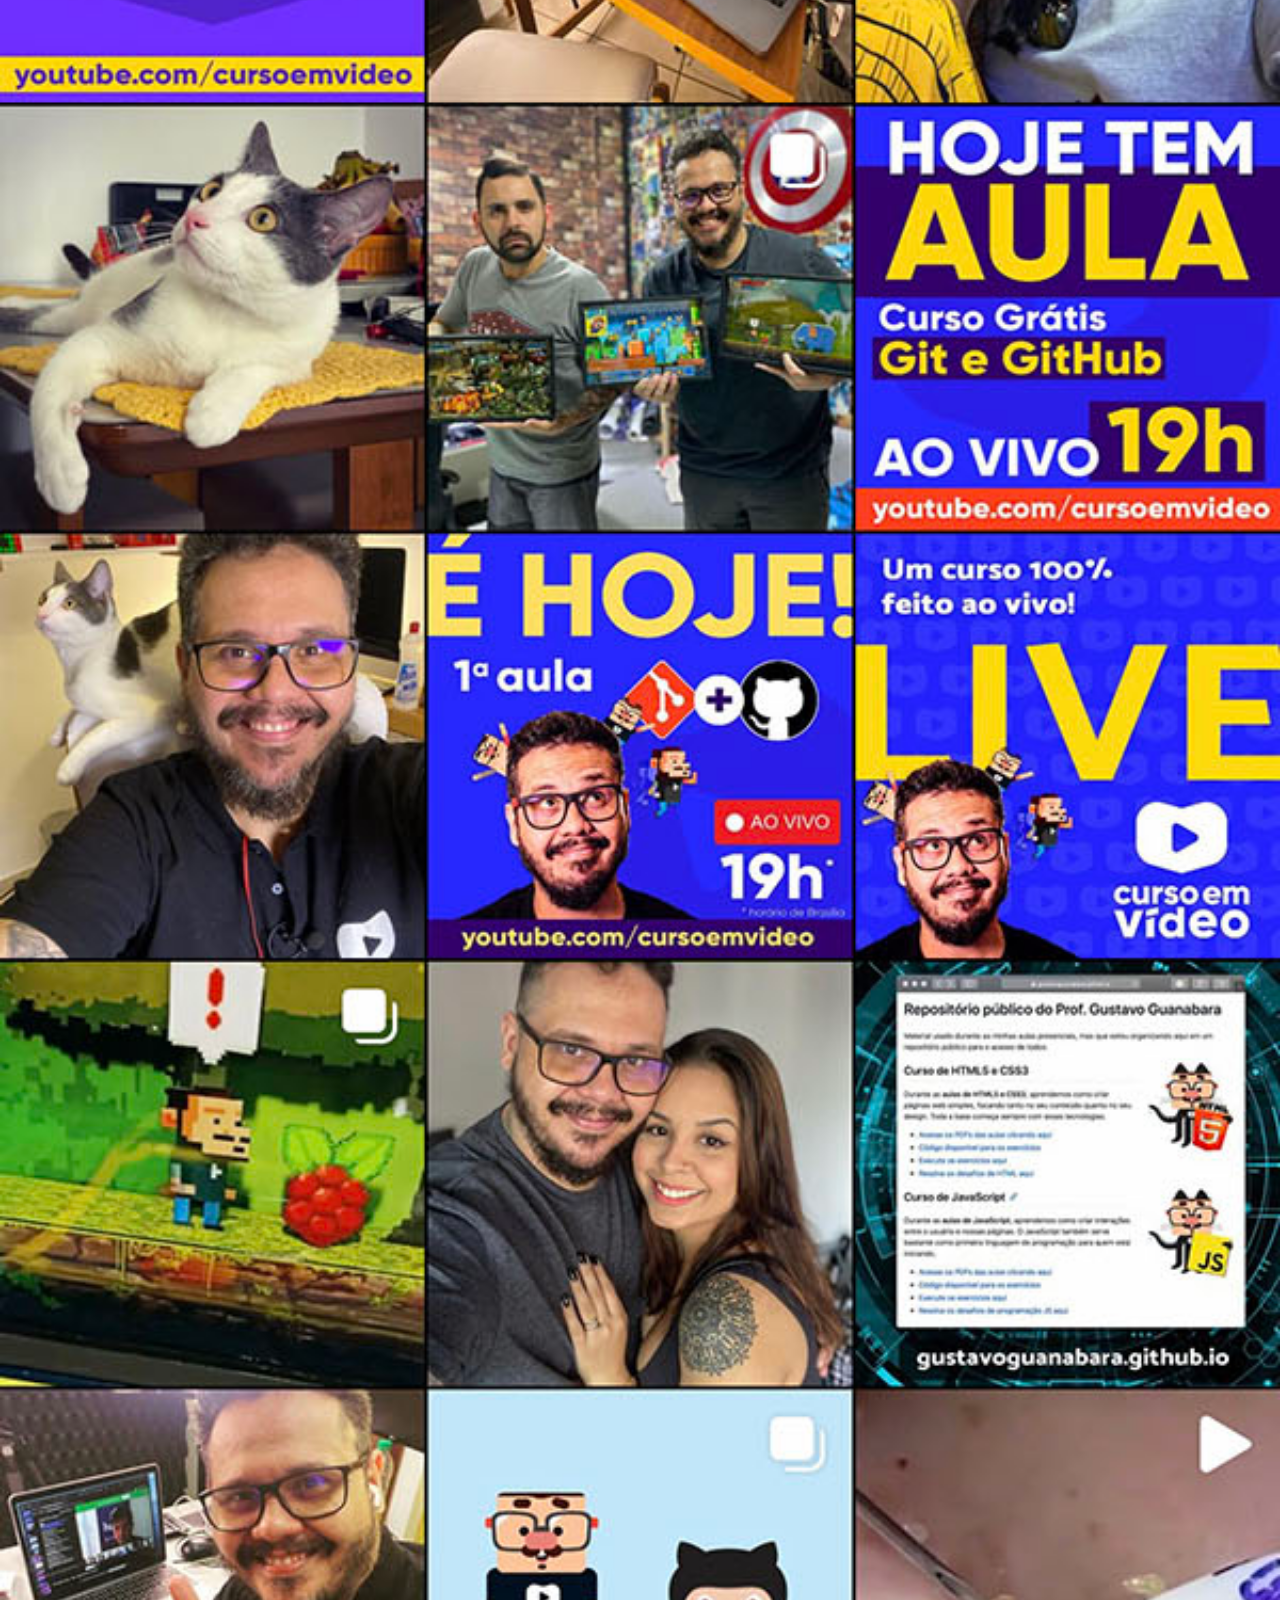
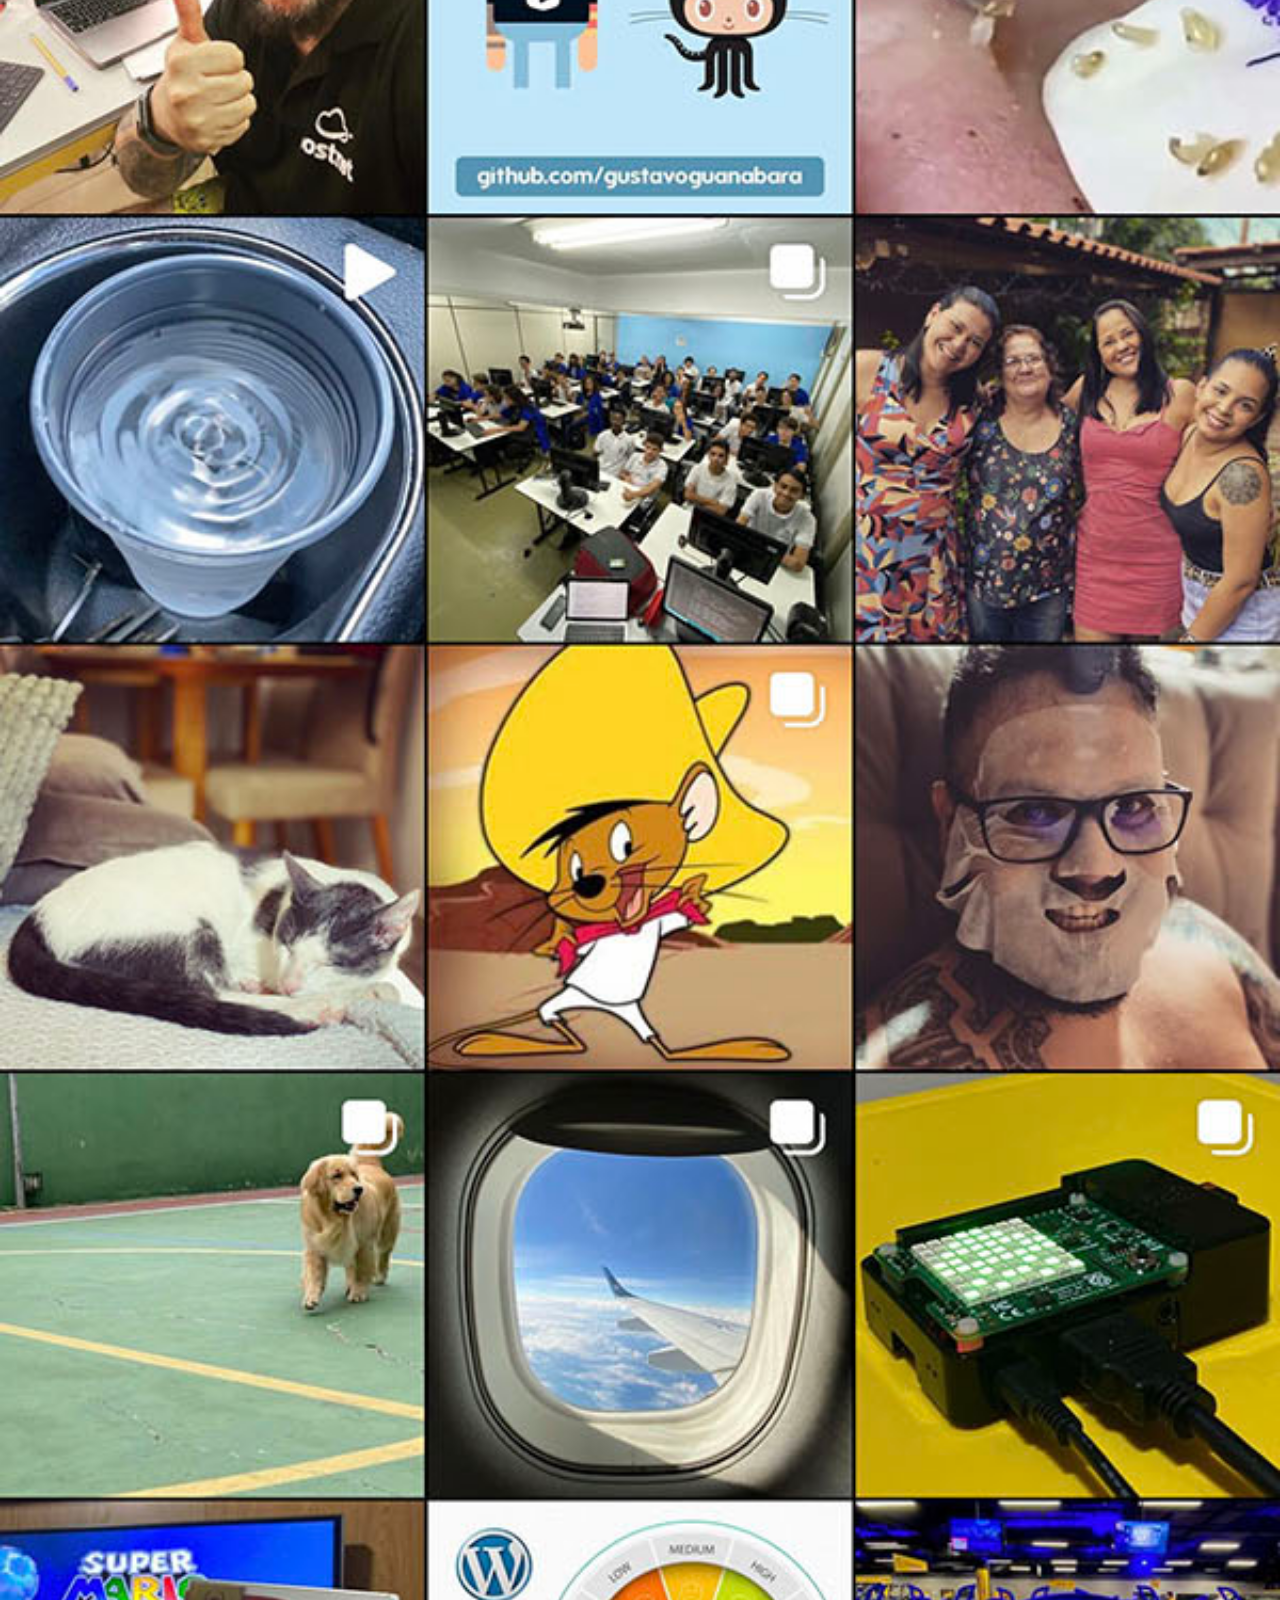
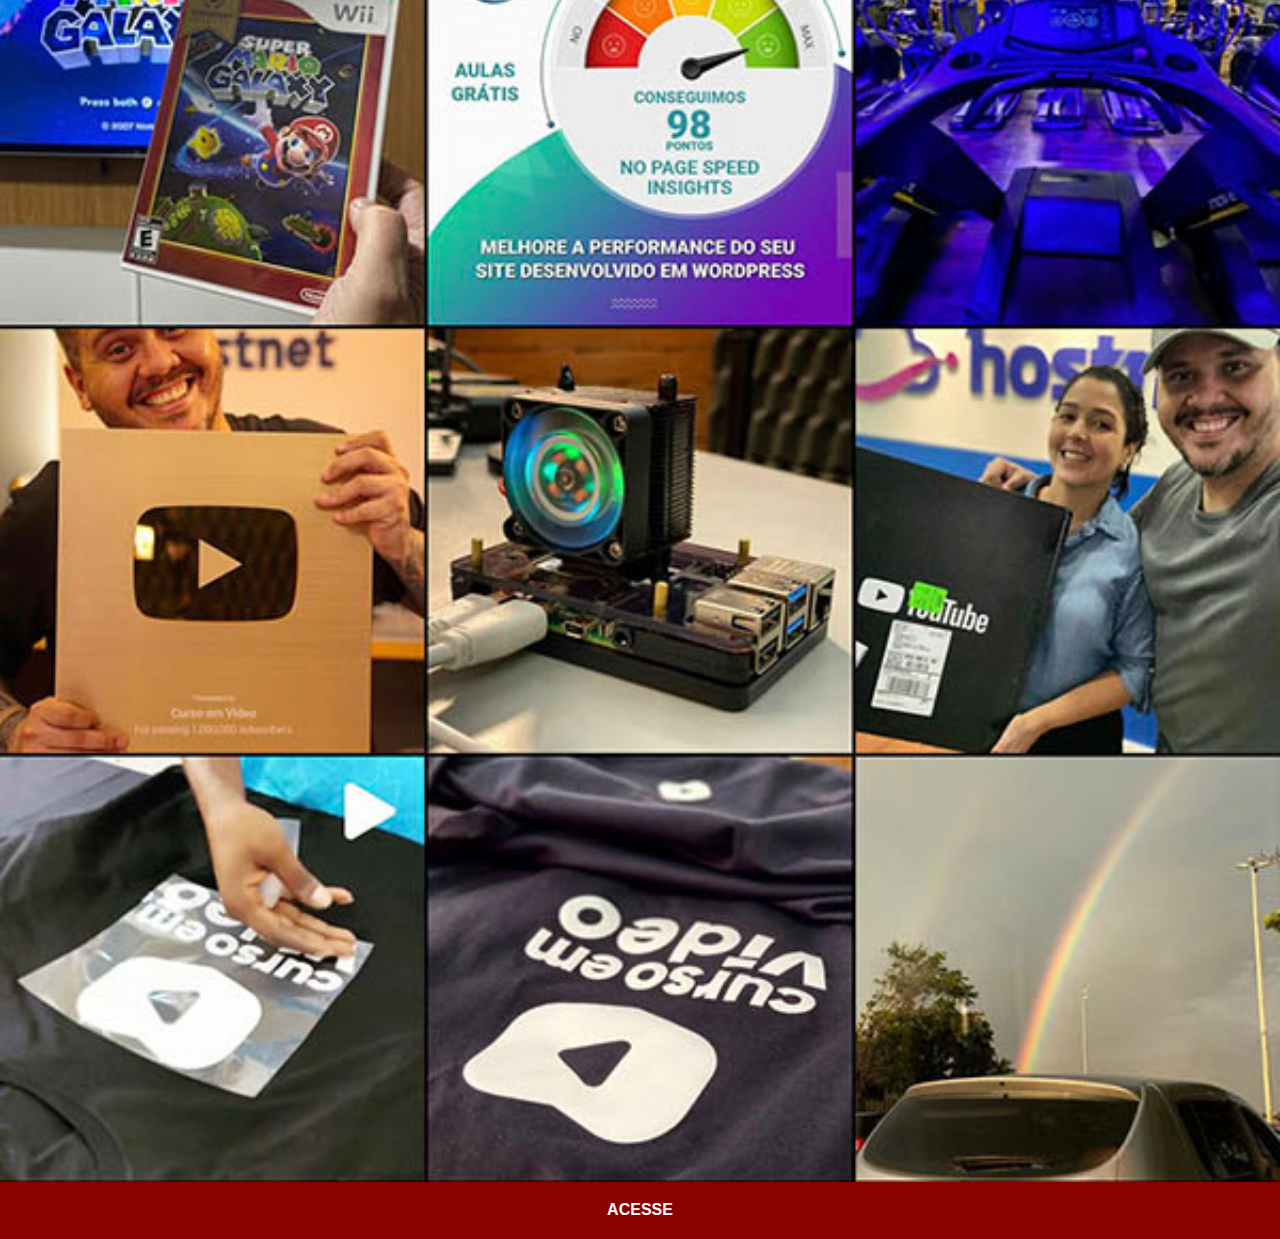
<file: pages/instagram.html>
<!DOCTYPE html>
<html lang="pt-br">
<head>
    <meta charset="UTF-8">
    <meta http-equiv="X-UA-Compatible" content="IE=edge">
    <meta name="viewport" content="width=device-width, initial-scale=1.0">
    <title>Instagram</title>
    <link rel="stylesheet" href="../style/iframes.css">
</head>
<body>
    <img src="../imgs/tela-instagram.jpg" alt="Instagram">    
    <a href="https://instagram.com/gustavoguanabara" target="_blank" rel="external" hreflang="pt-br">ACESSE</a>
</body>
</html>
</file>
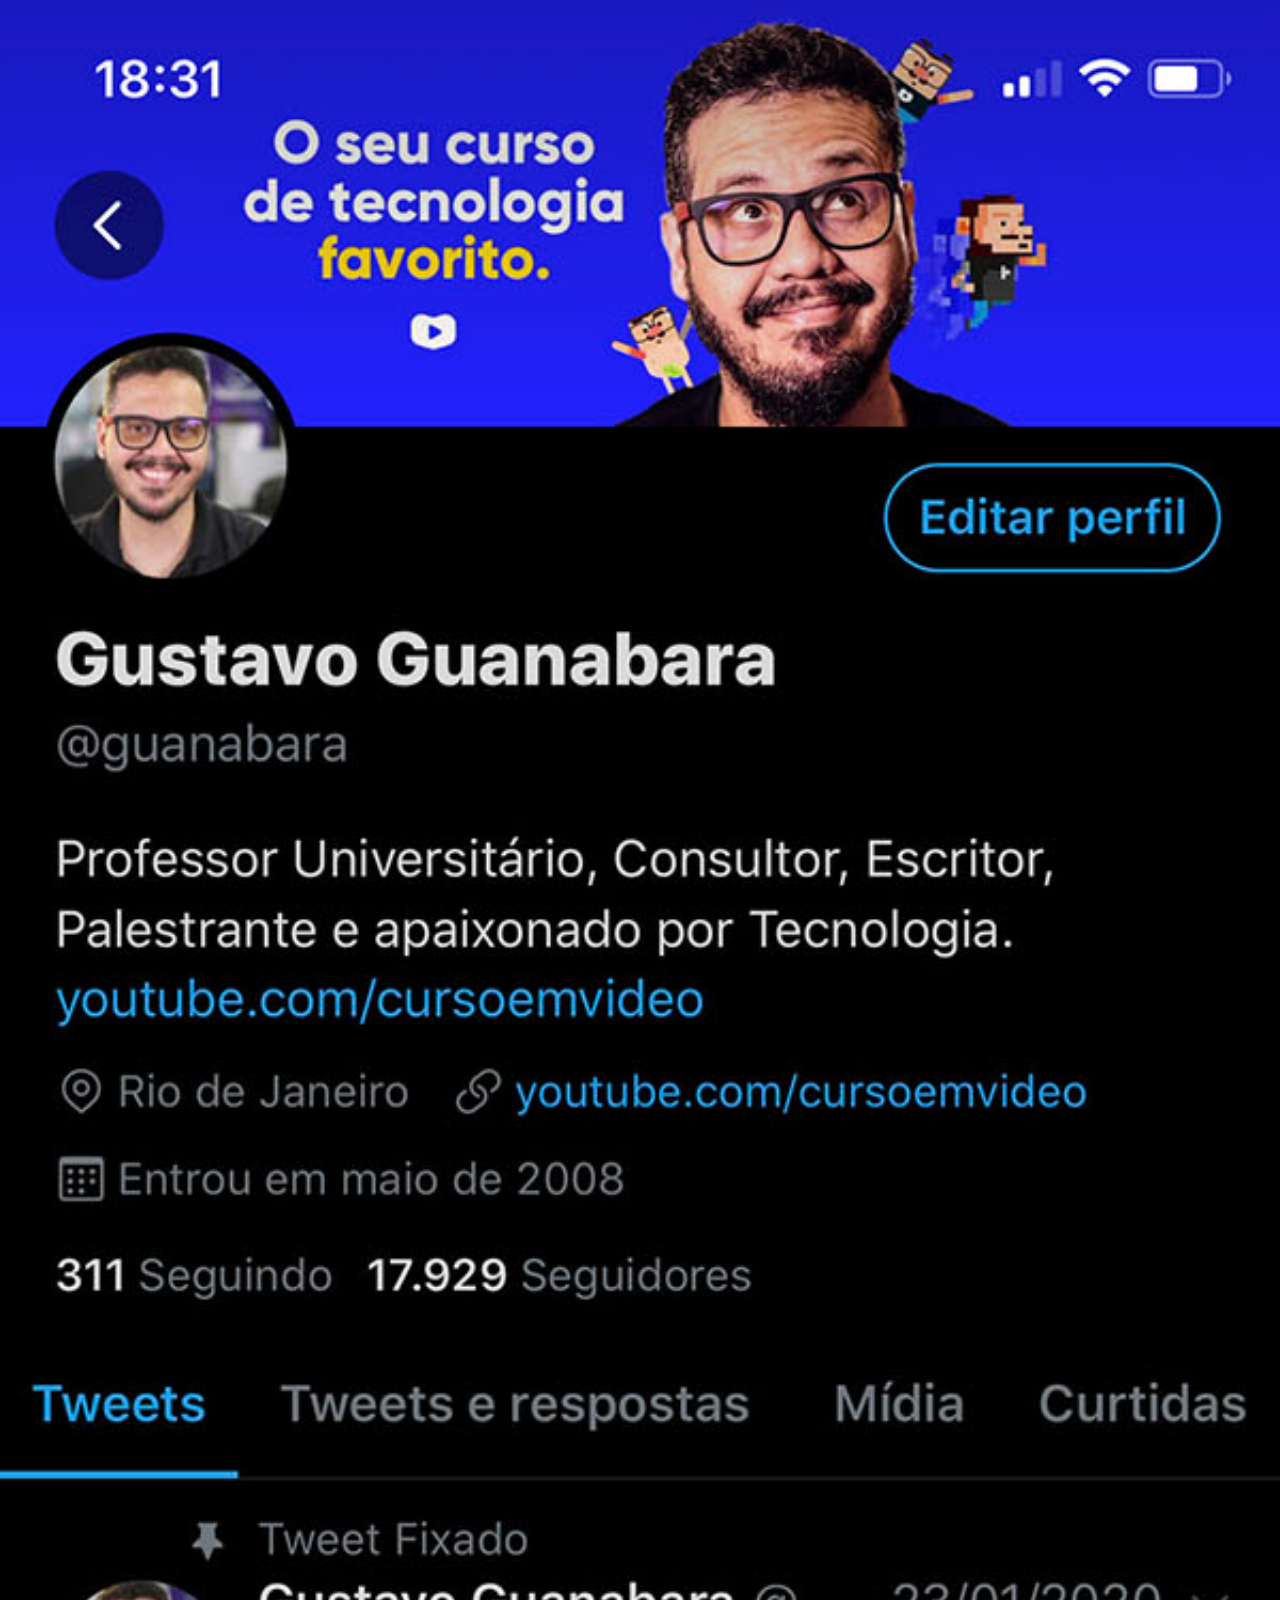
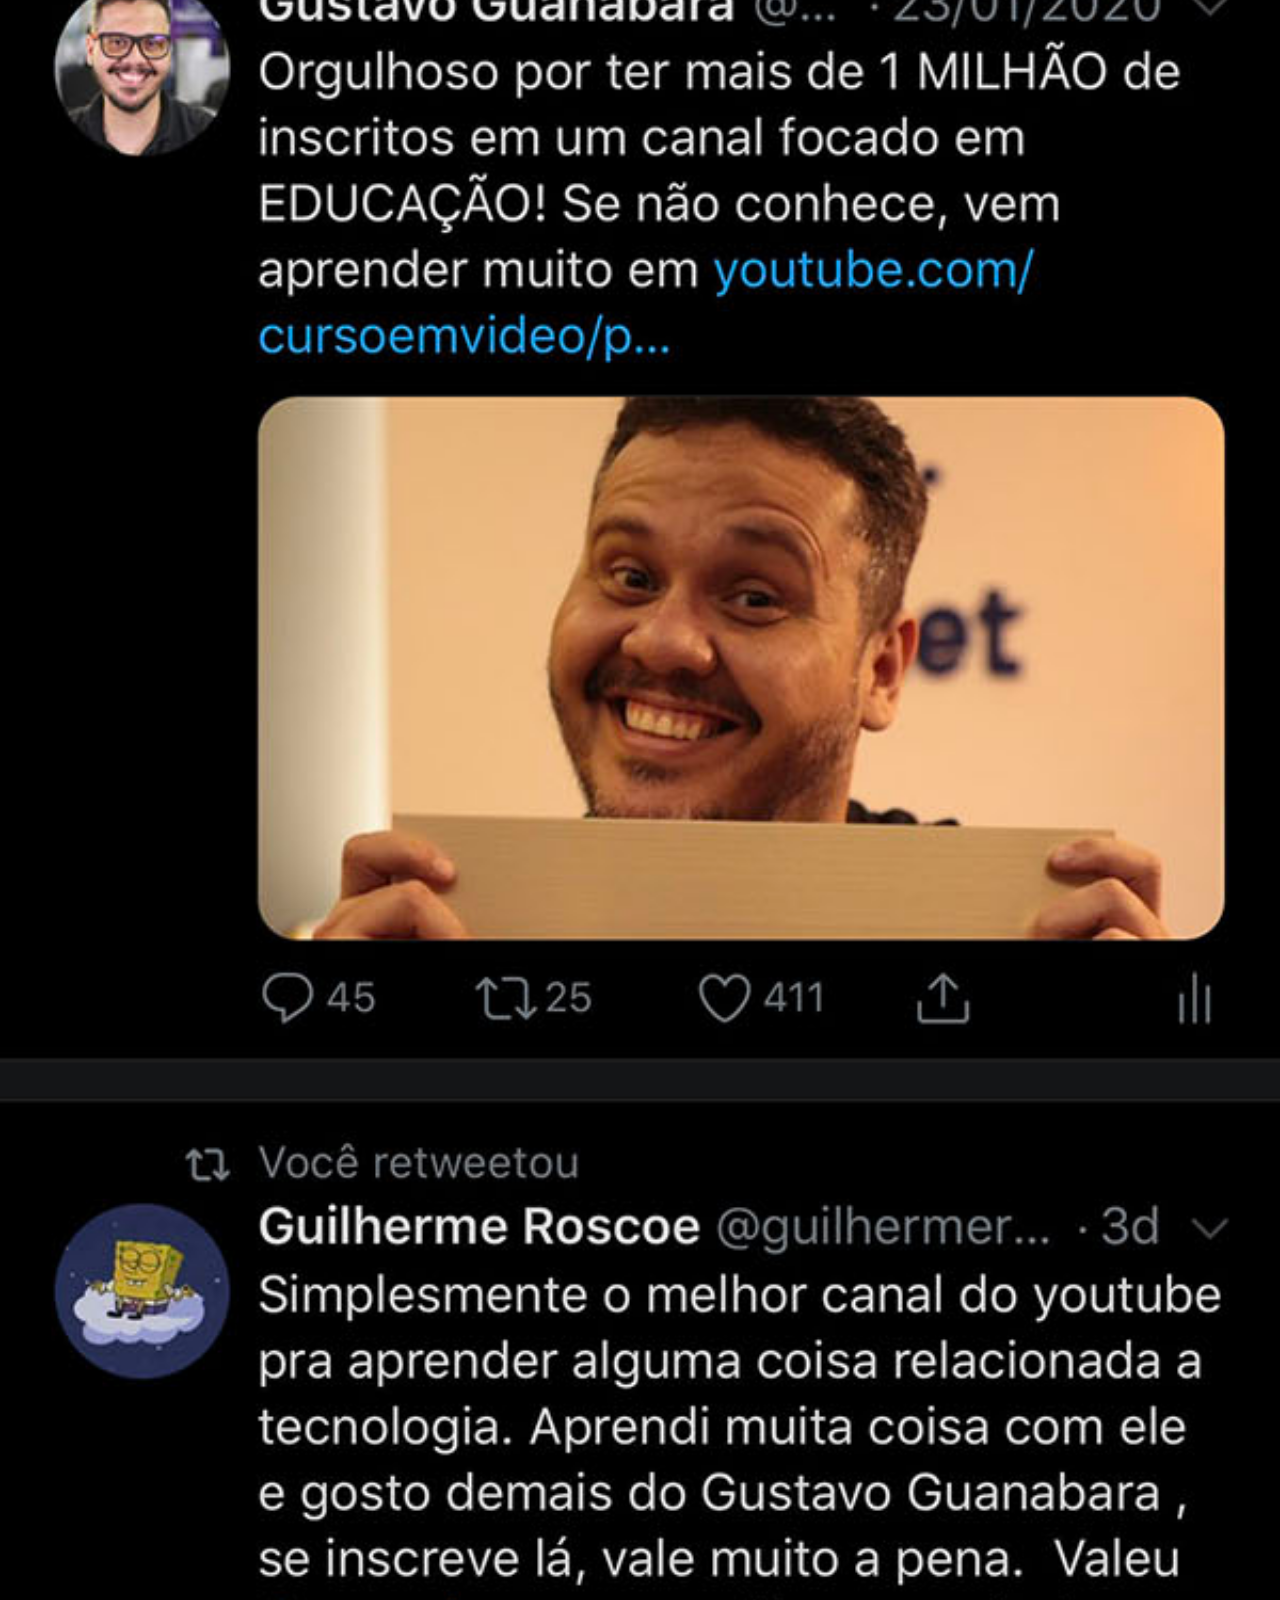
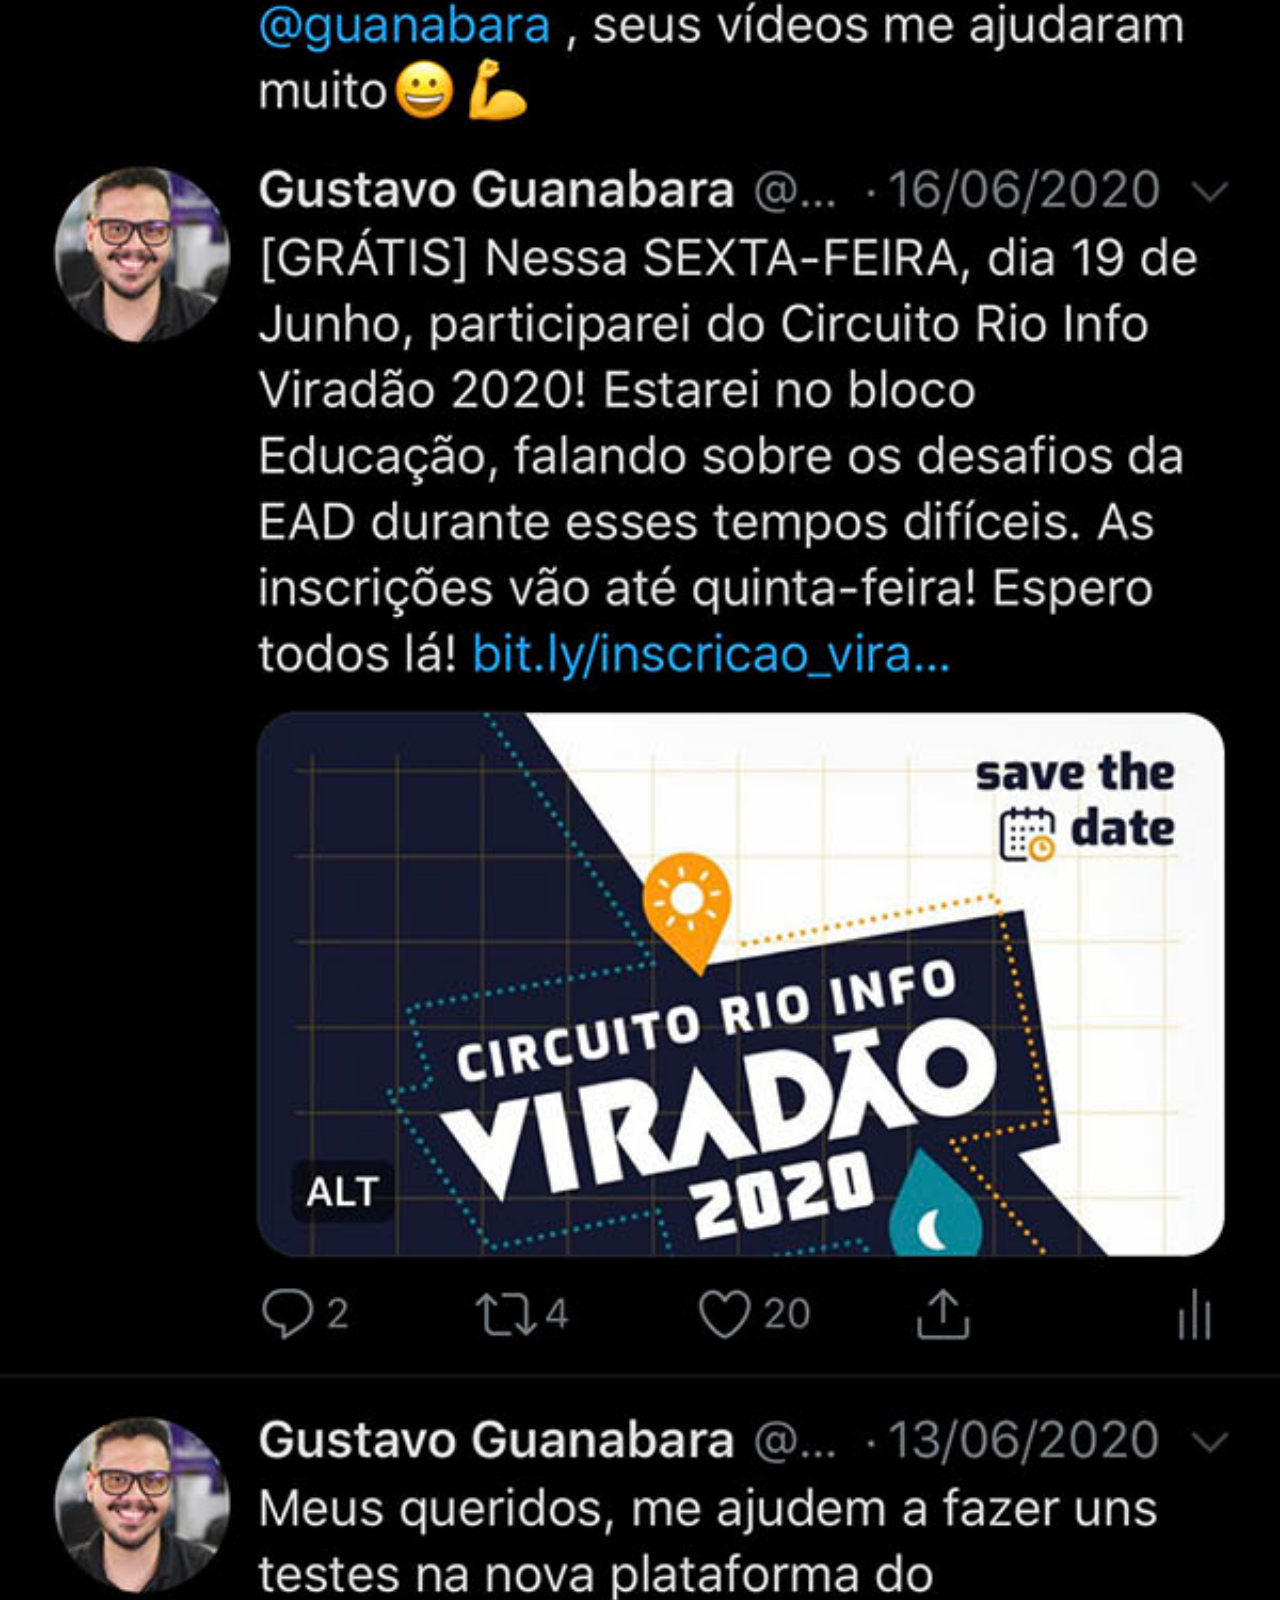
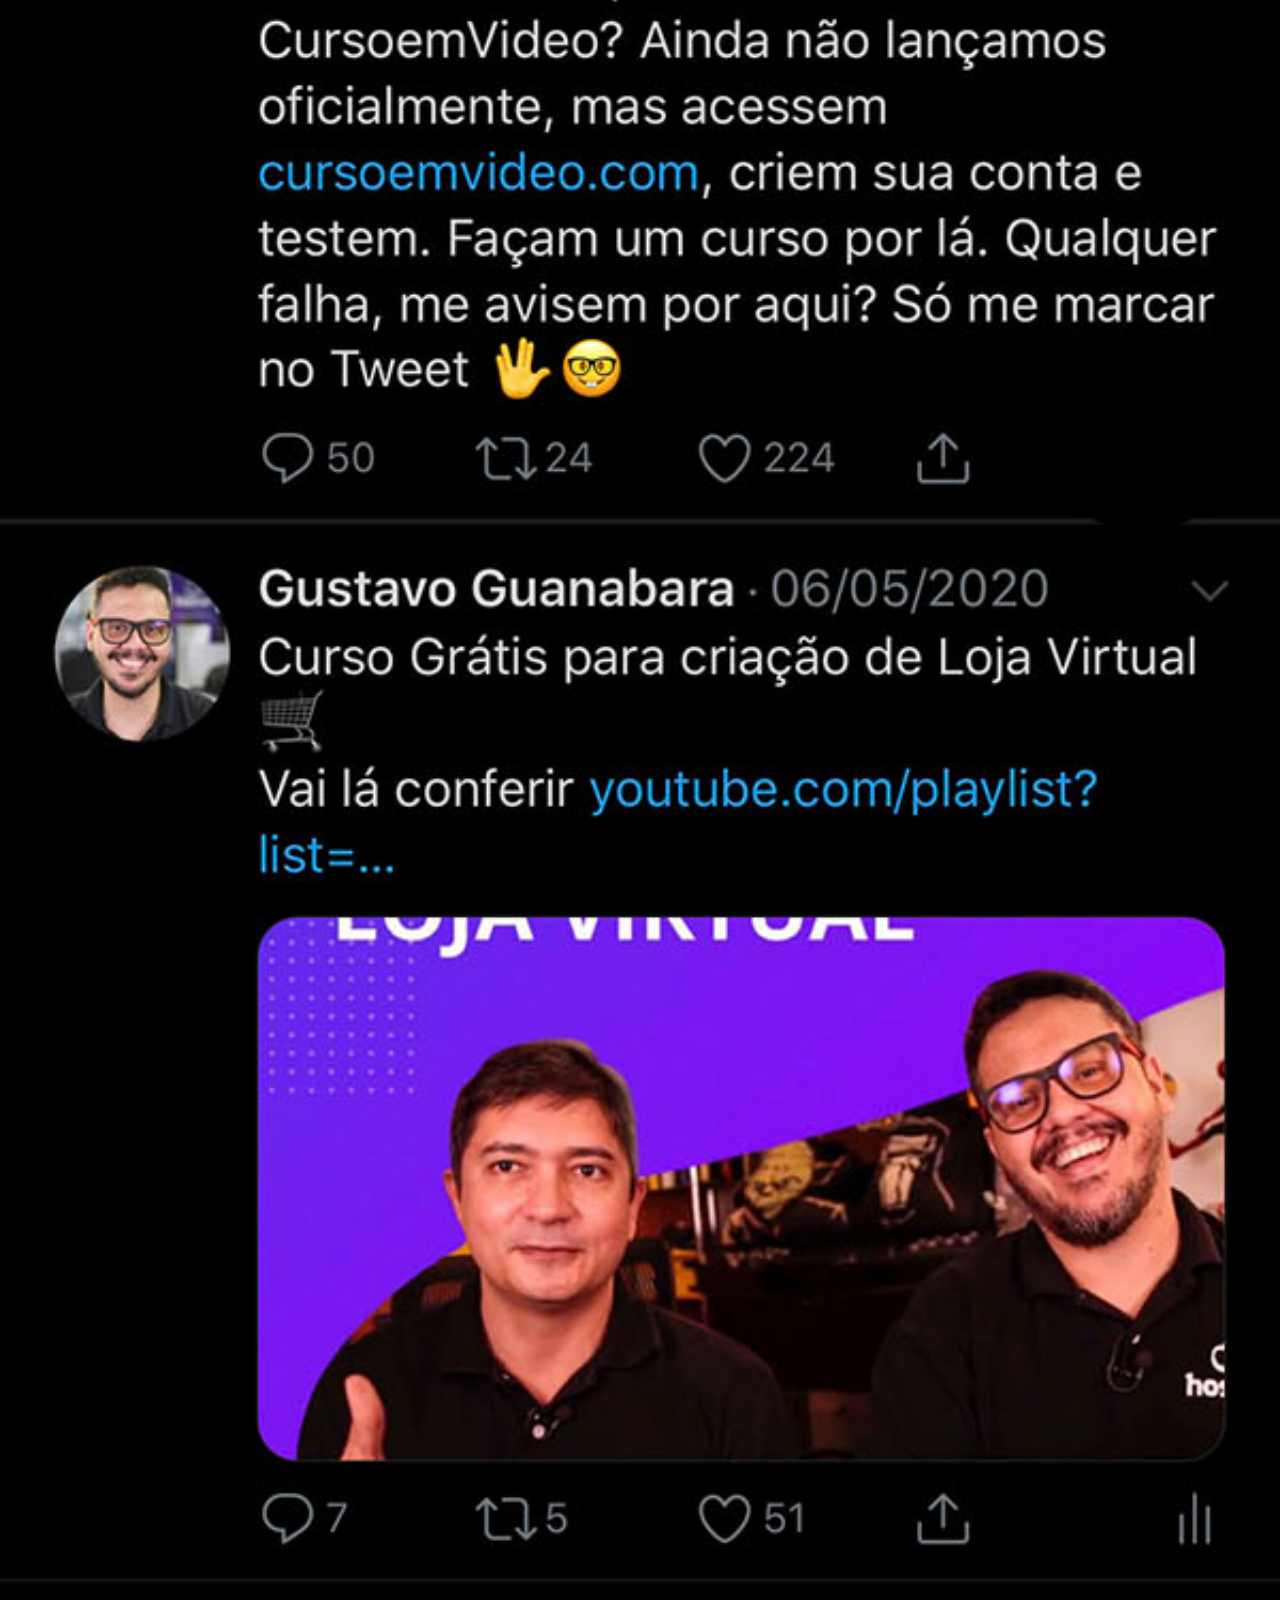
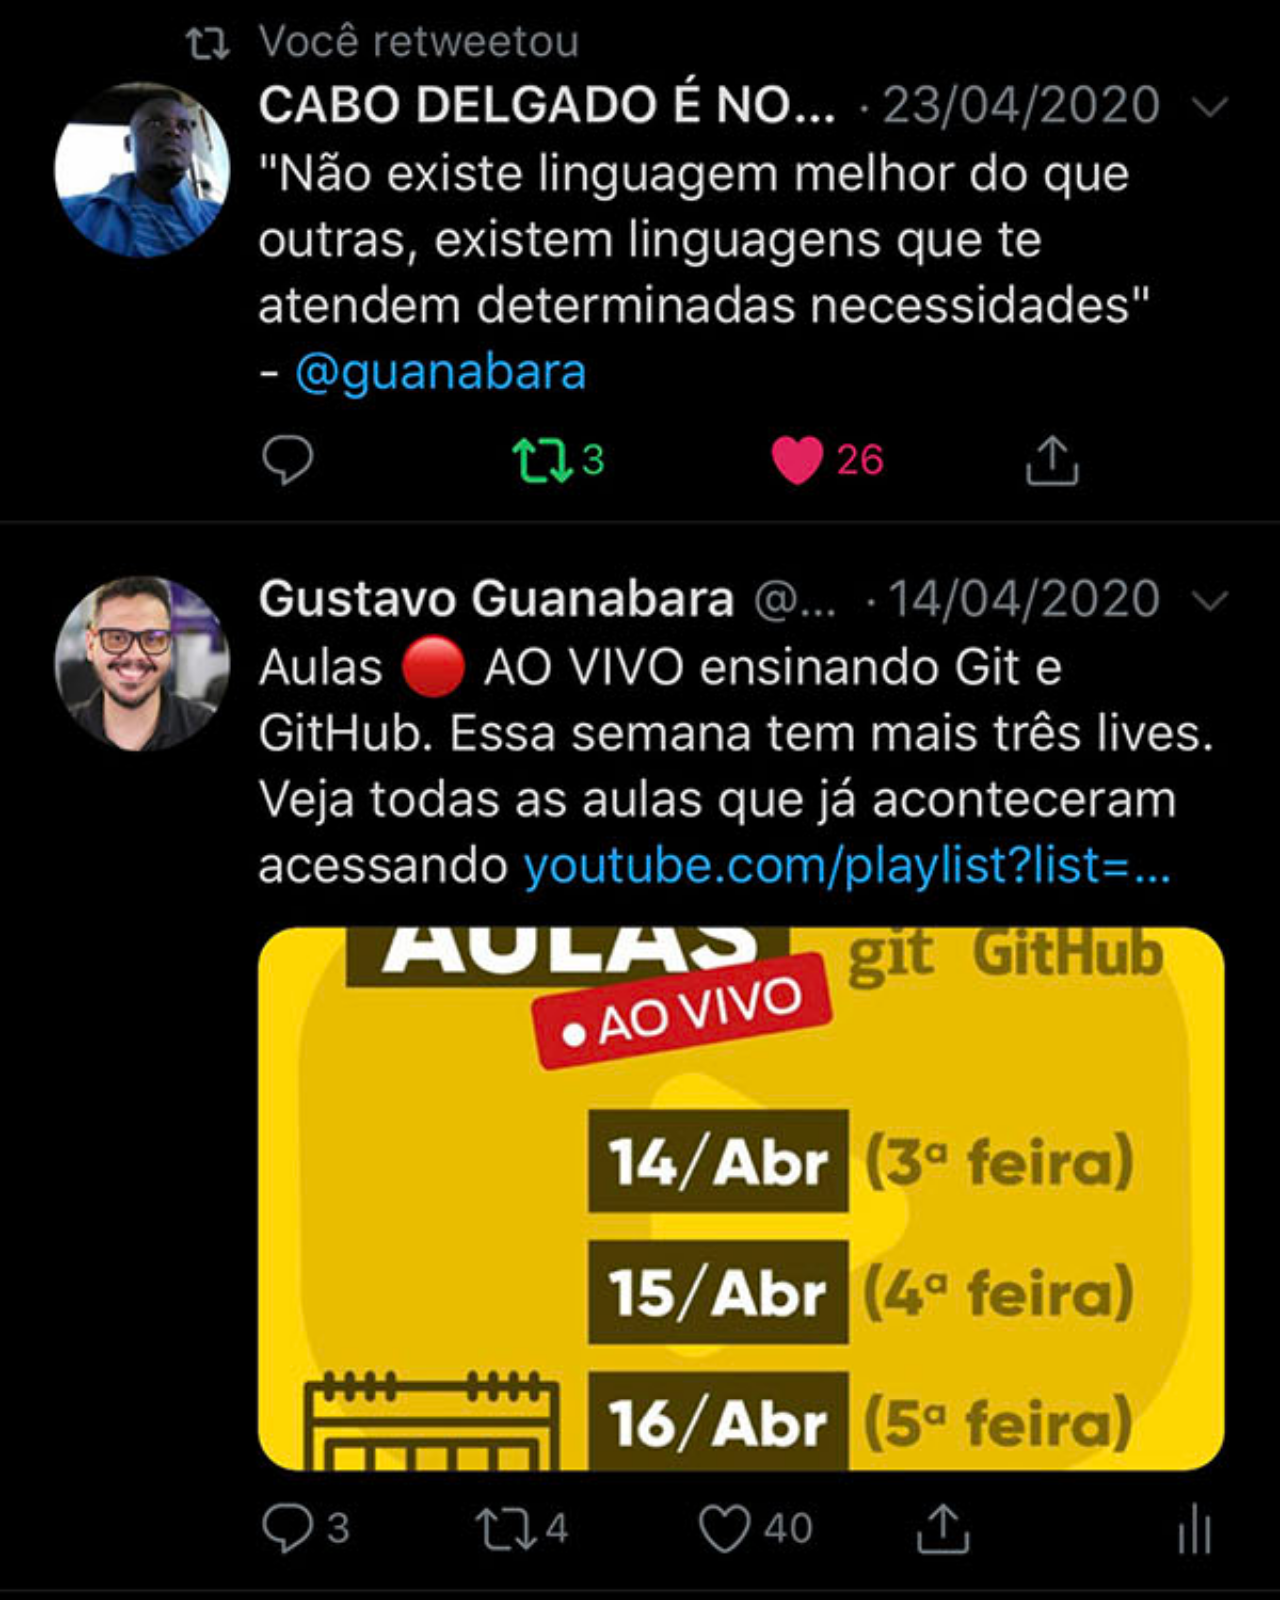
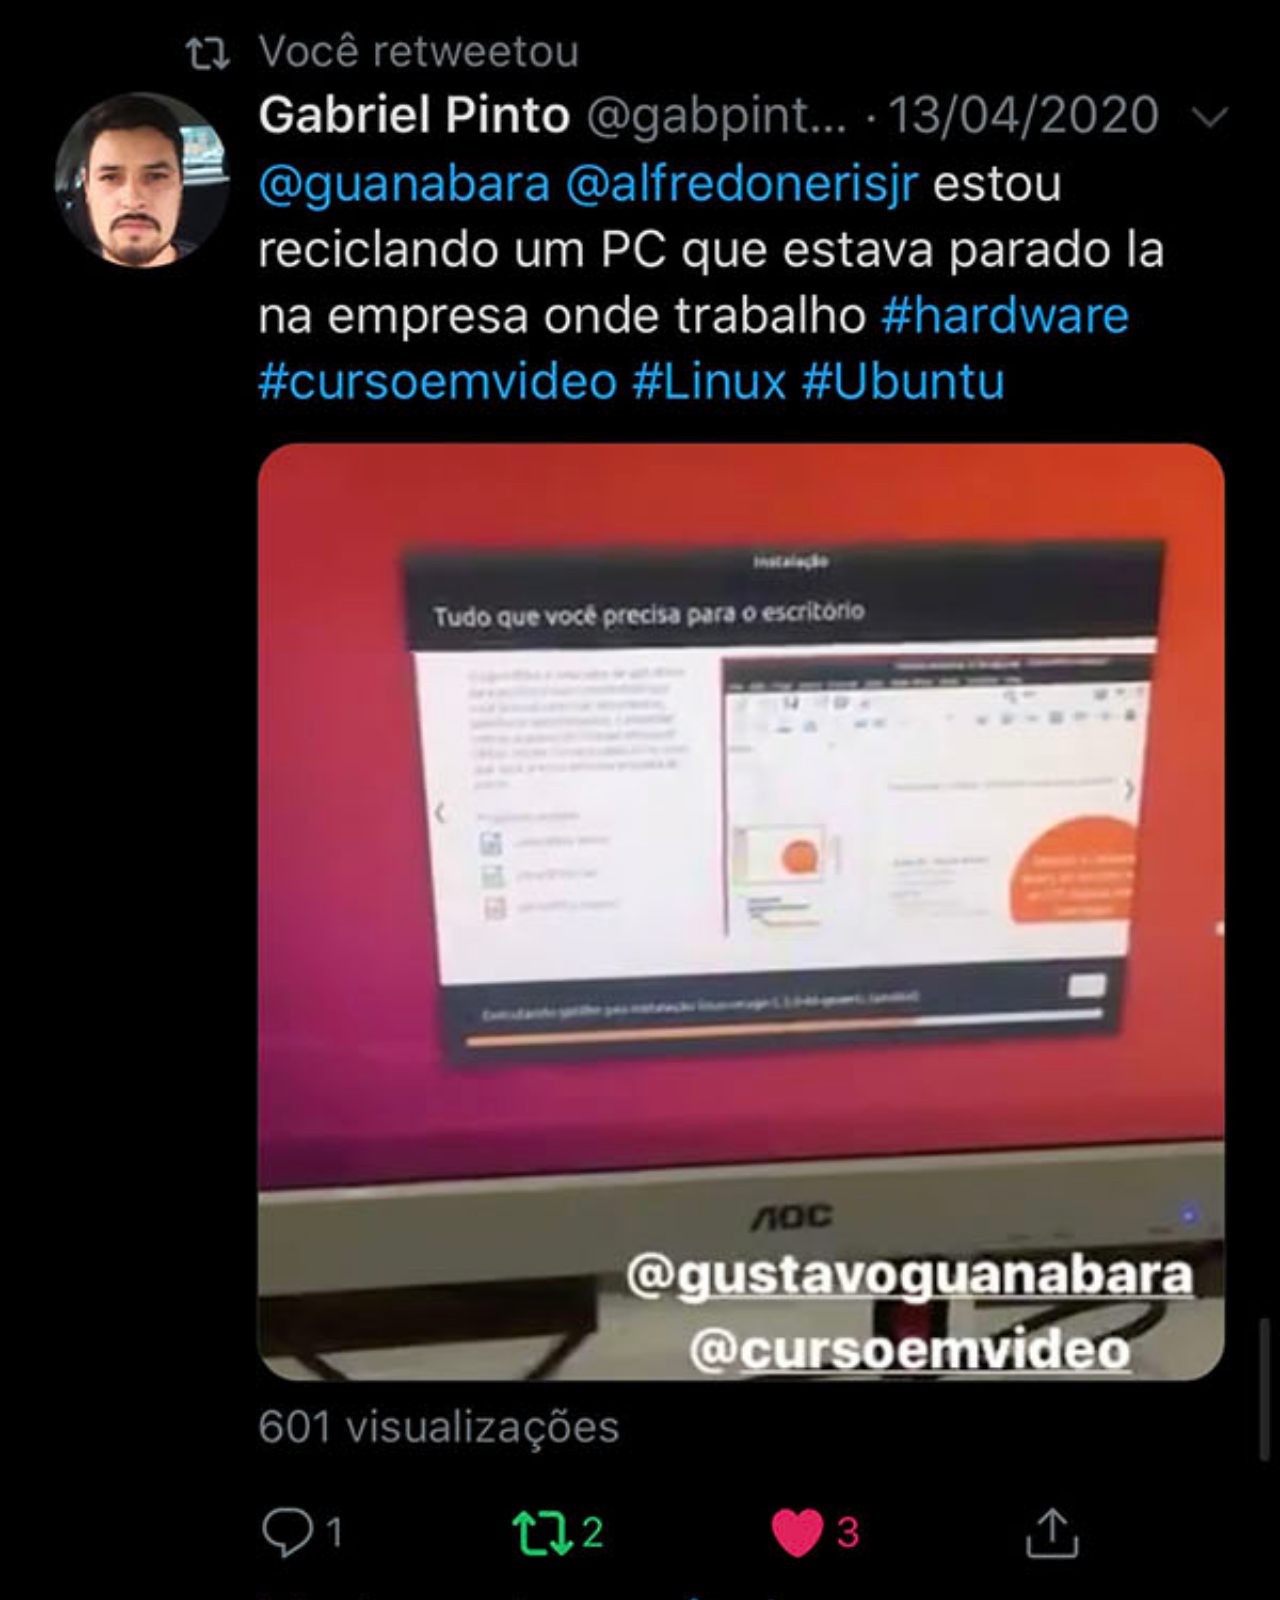
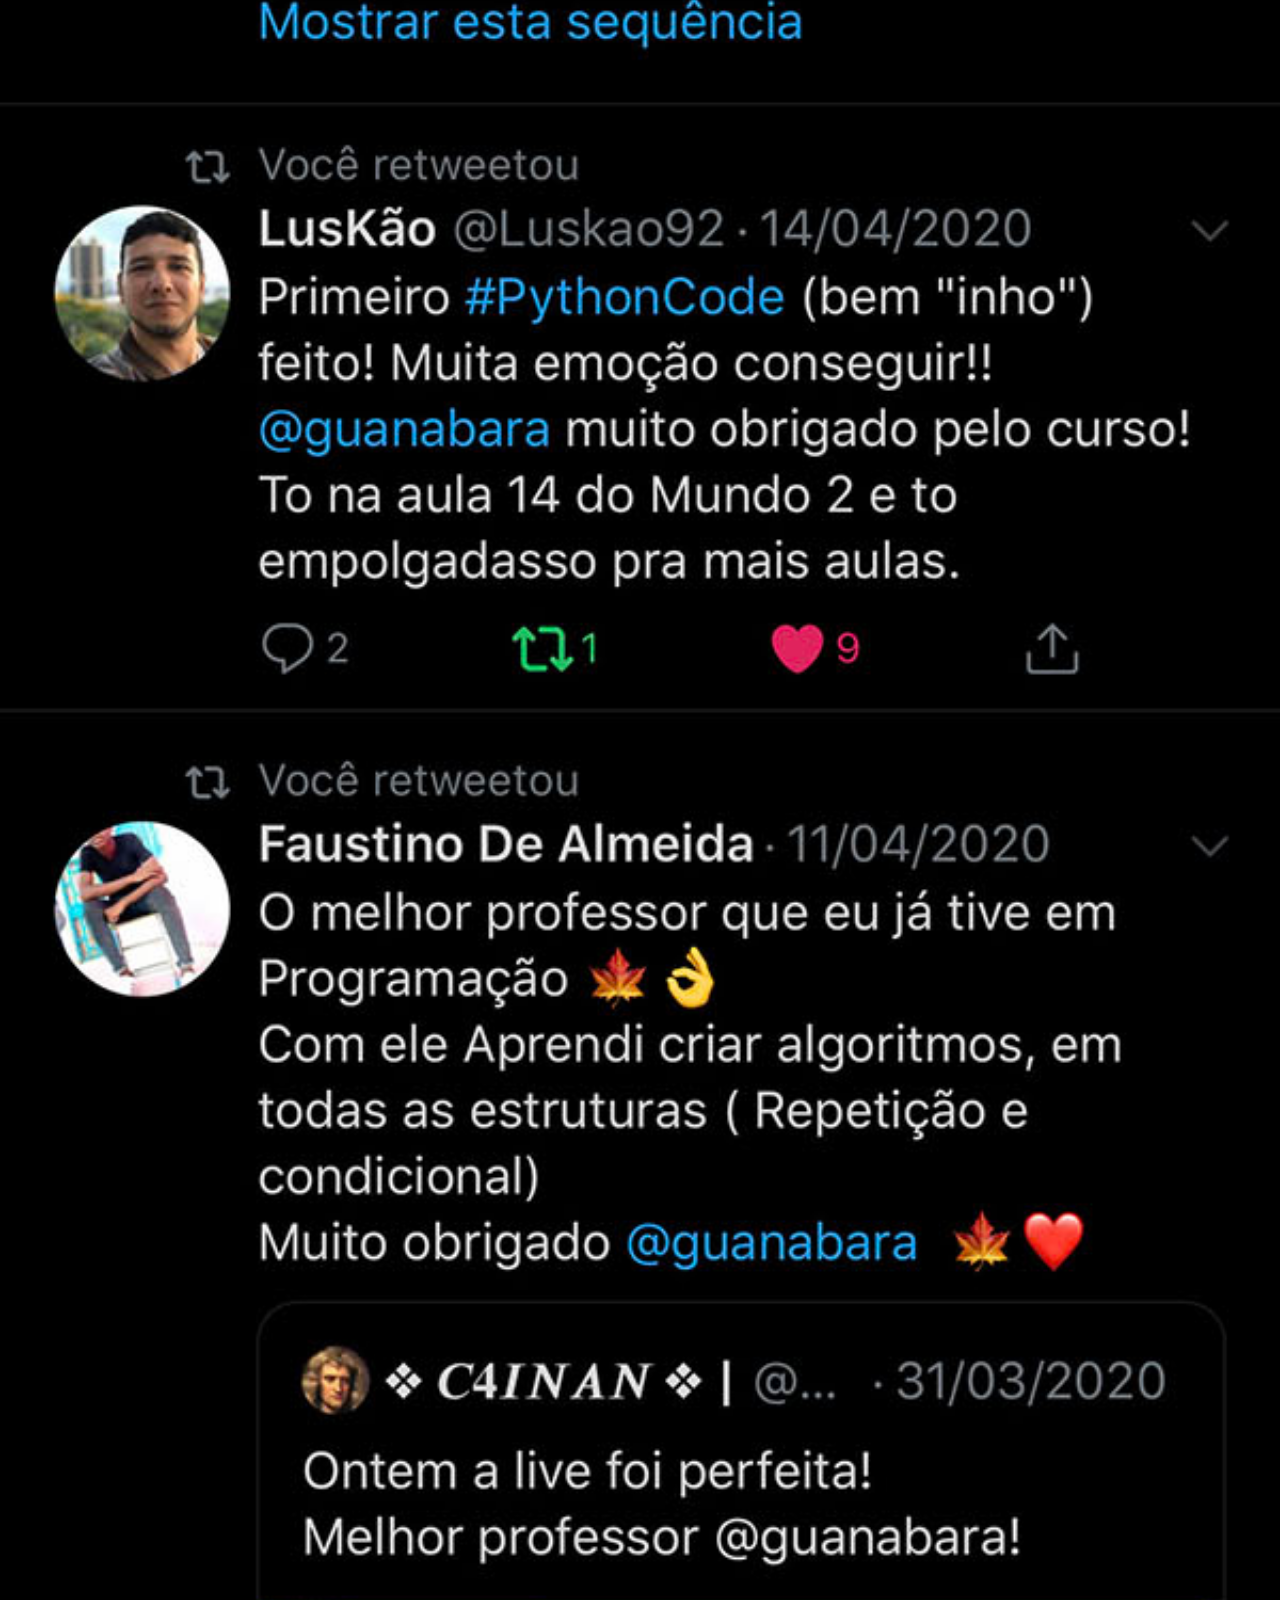
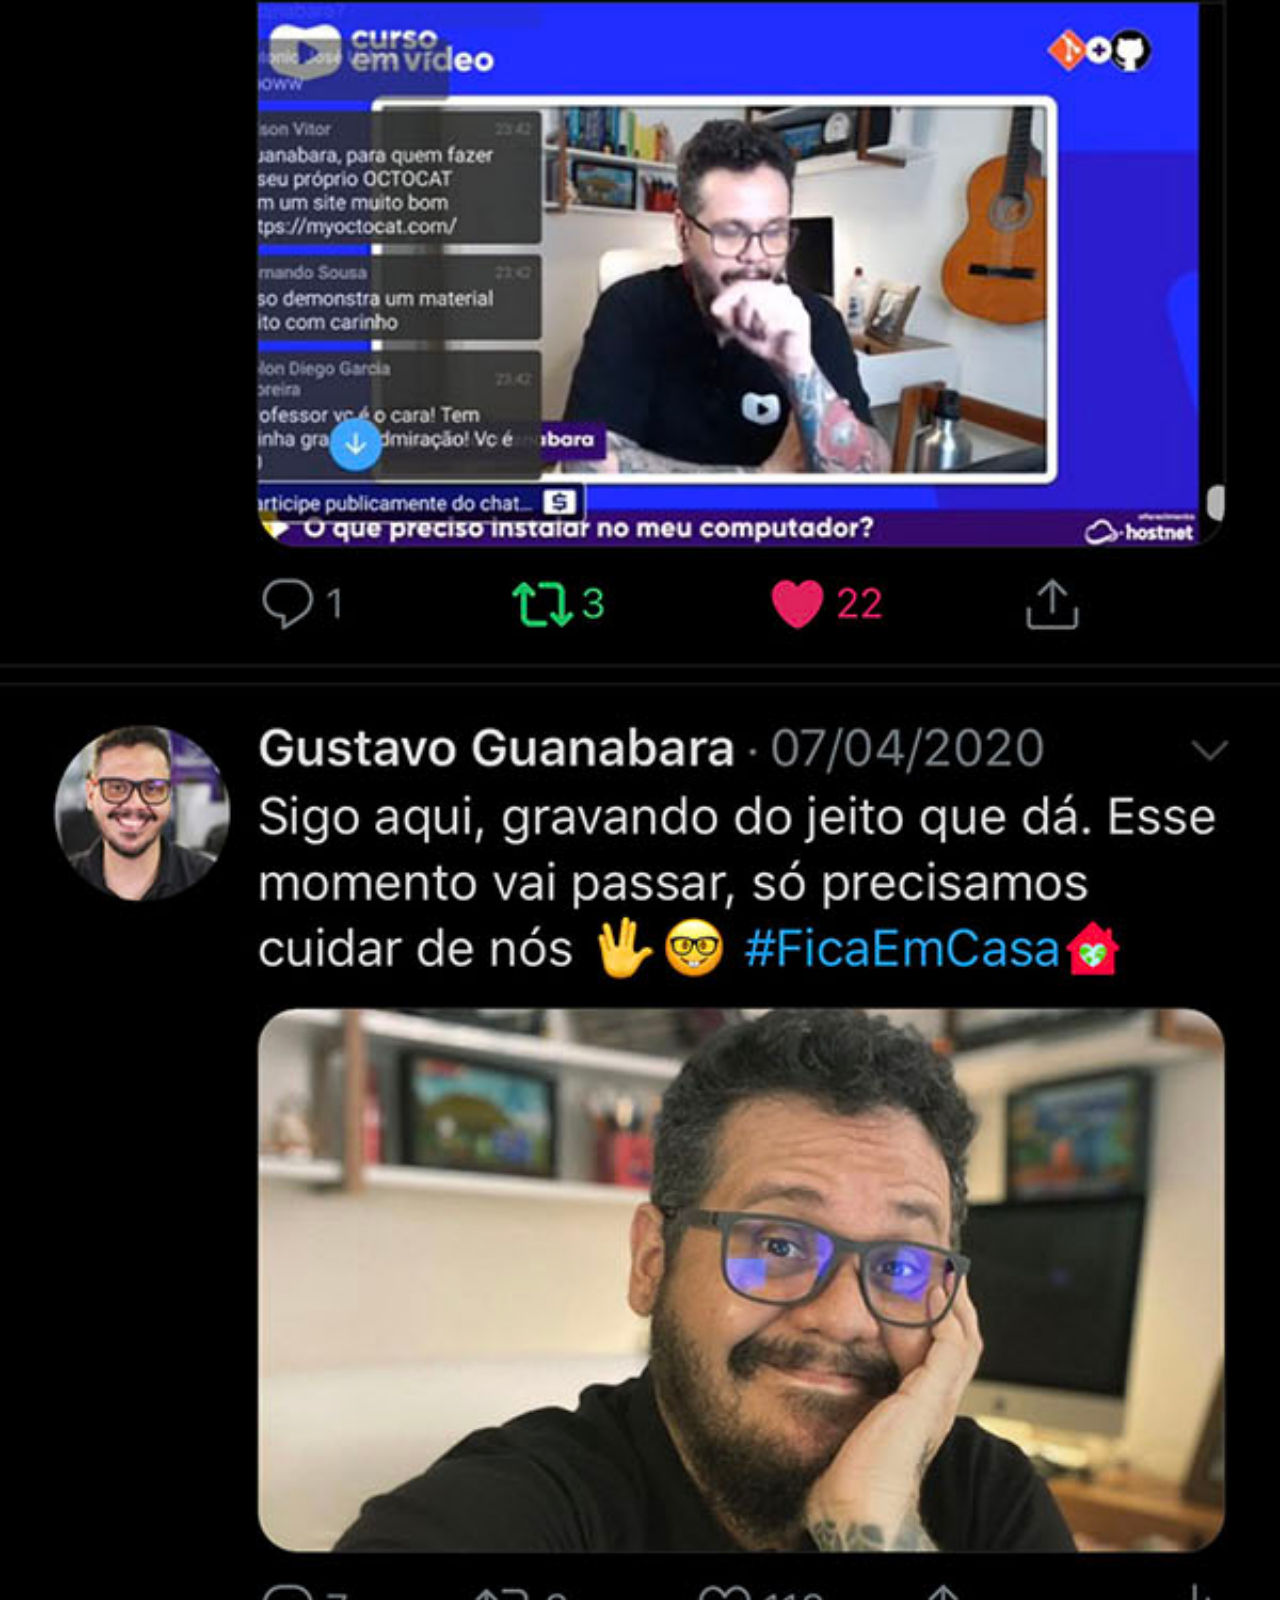
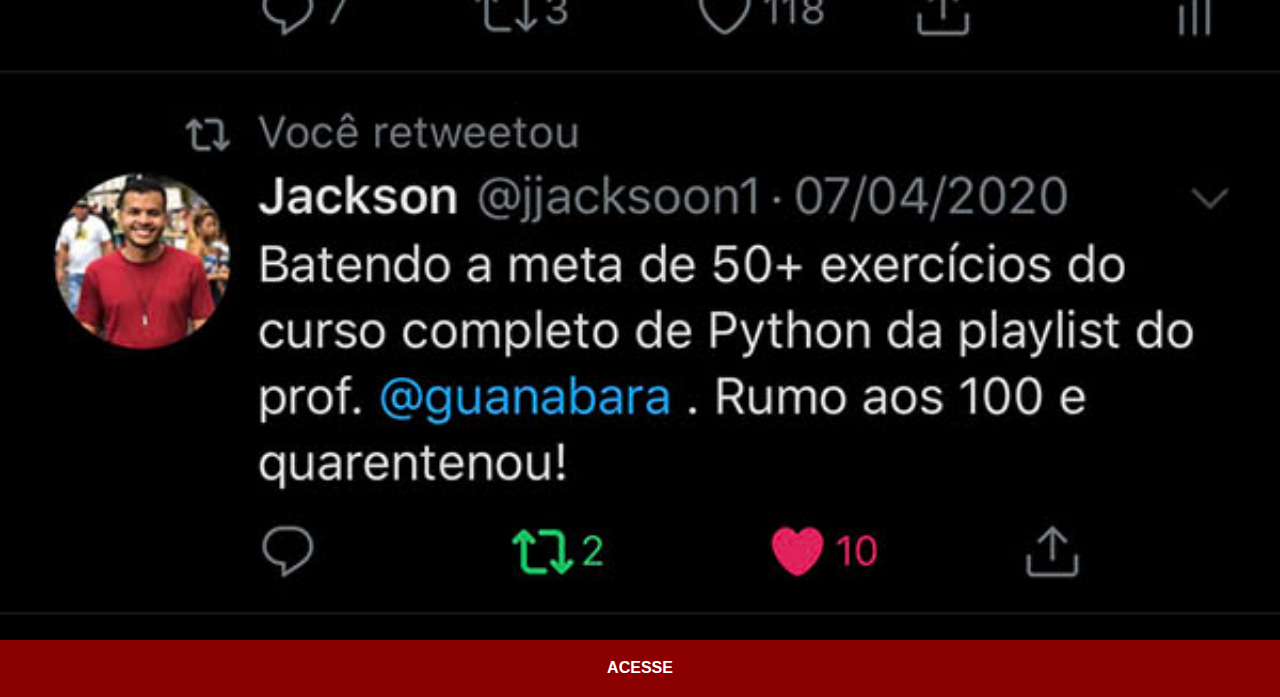
<file: pages/twitter.html>
<!DOCTYPE html>
<html lang="pt-br">
<head>
    <meta charset="UTF-8">
    <meta http-equiv="X-UA-Compatible" content="IE=edge">
    <meta name="viewport" content="width=device-width, initial-scale=1.0">
    <title>Twitter</title>
    <link rel="stylesheet" href="../style/iframes.css">
</head>
<body>
    <img src="../imgs/tela-twitter.jpg" alt="Twitter">    
    <a href="https://twitter.com" target="_blank" rel="external" hreflang="pt-br">ACESSE</a>
</body>
</html>
</file>
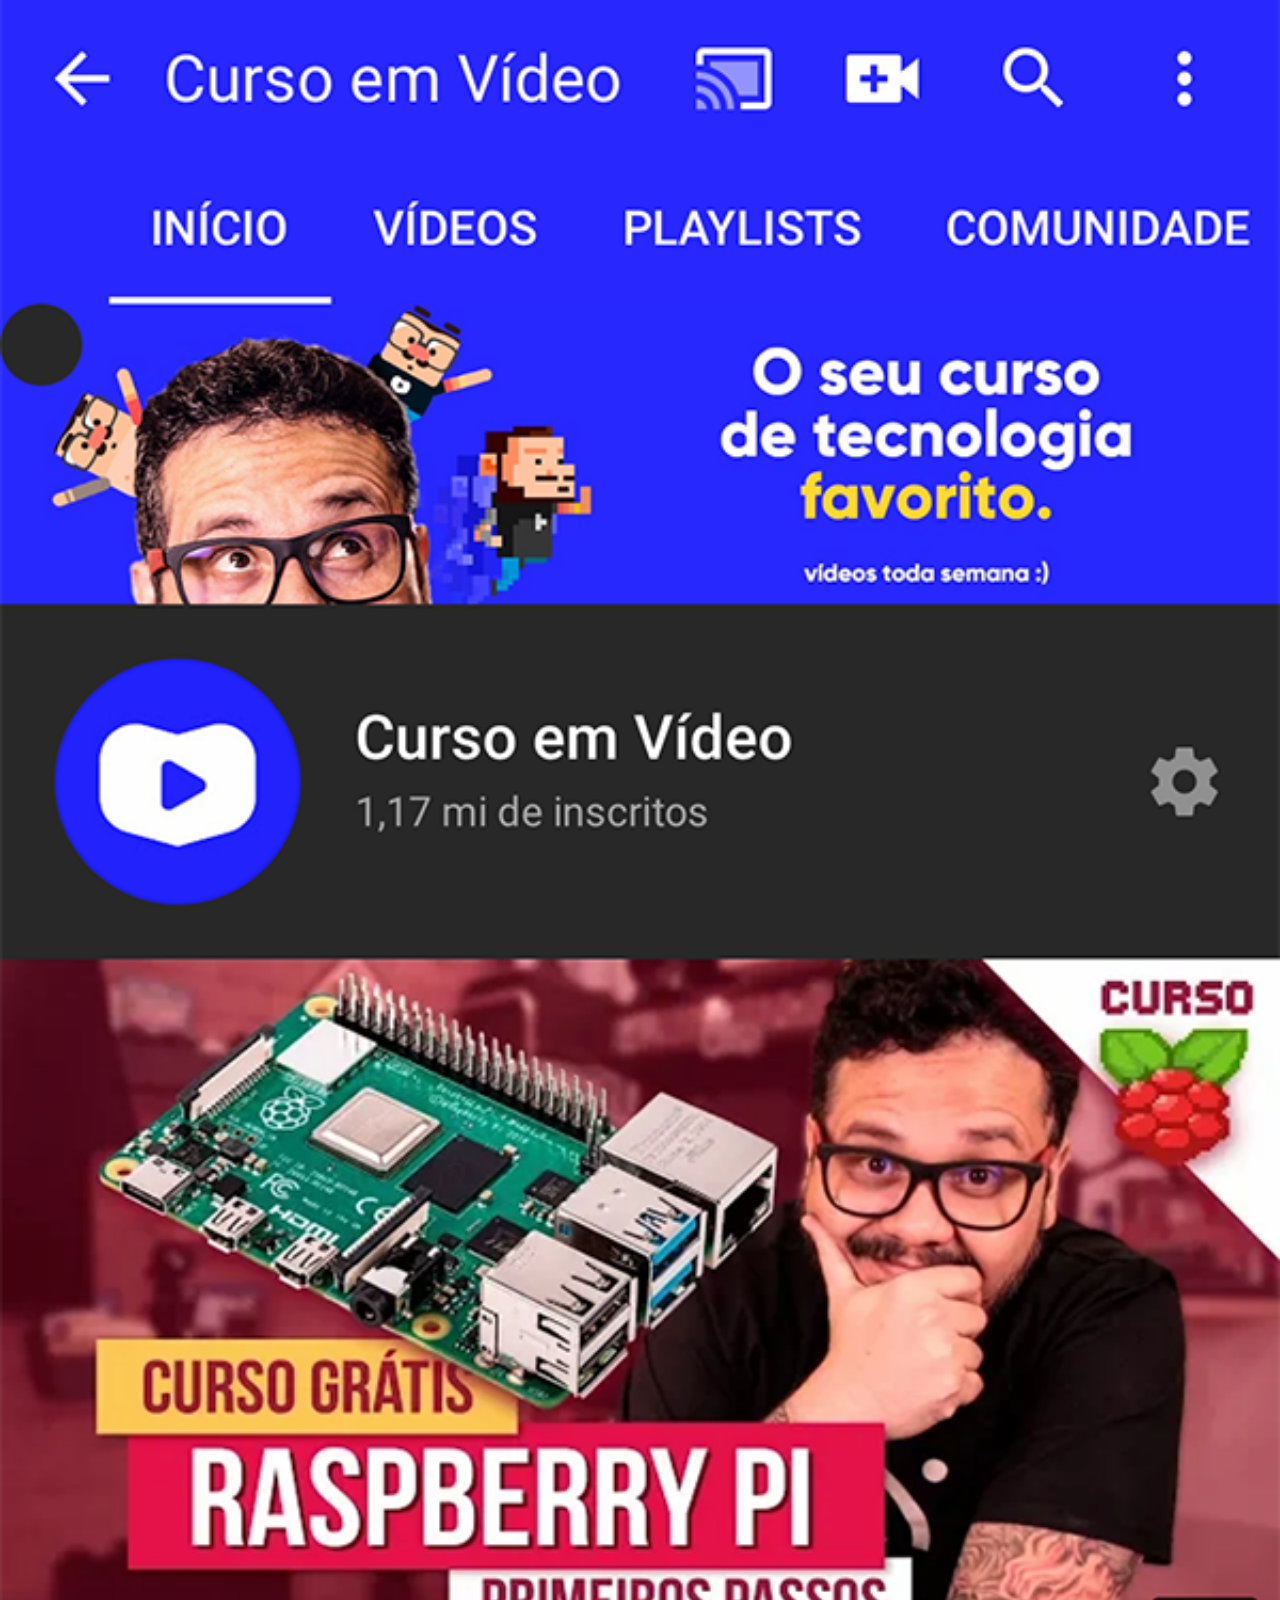
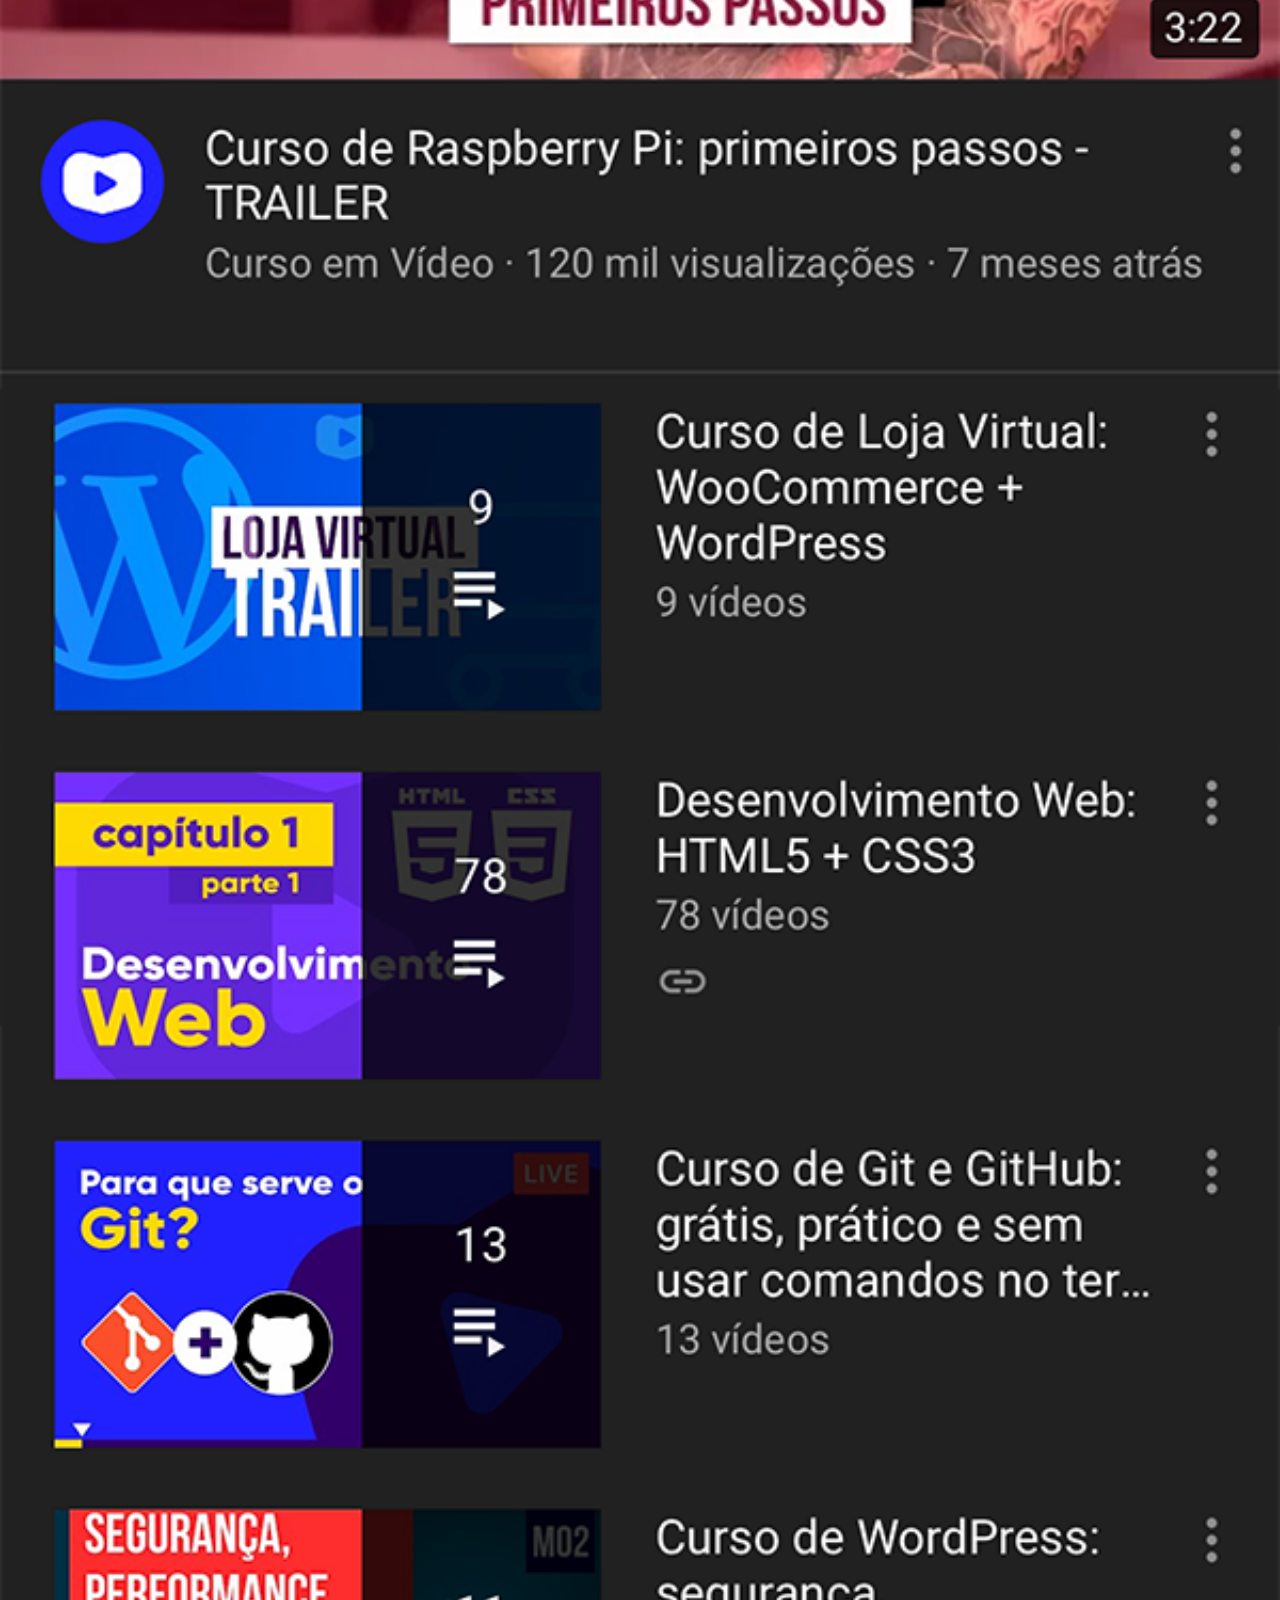
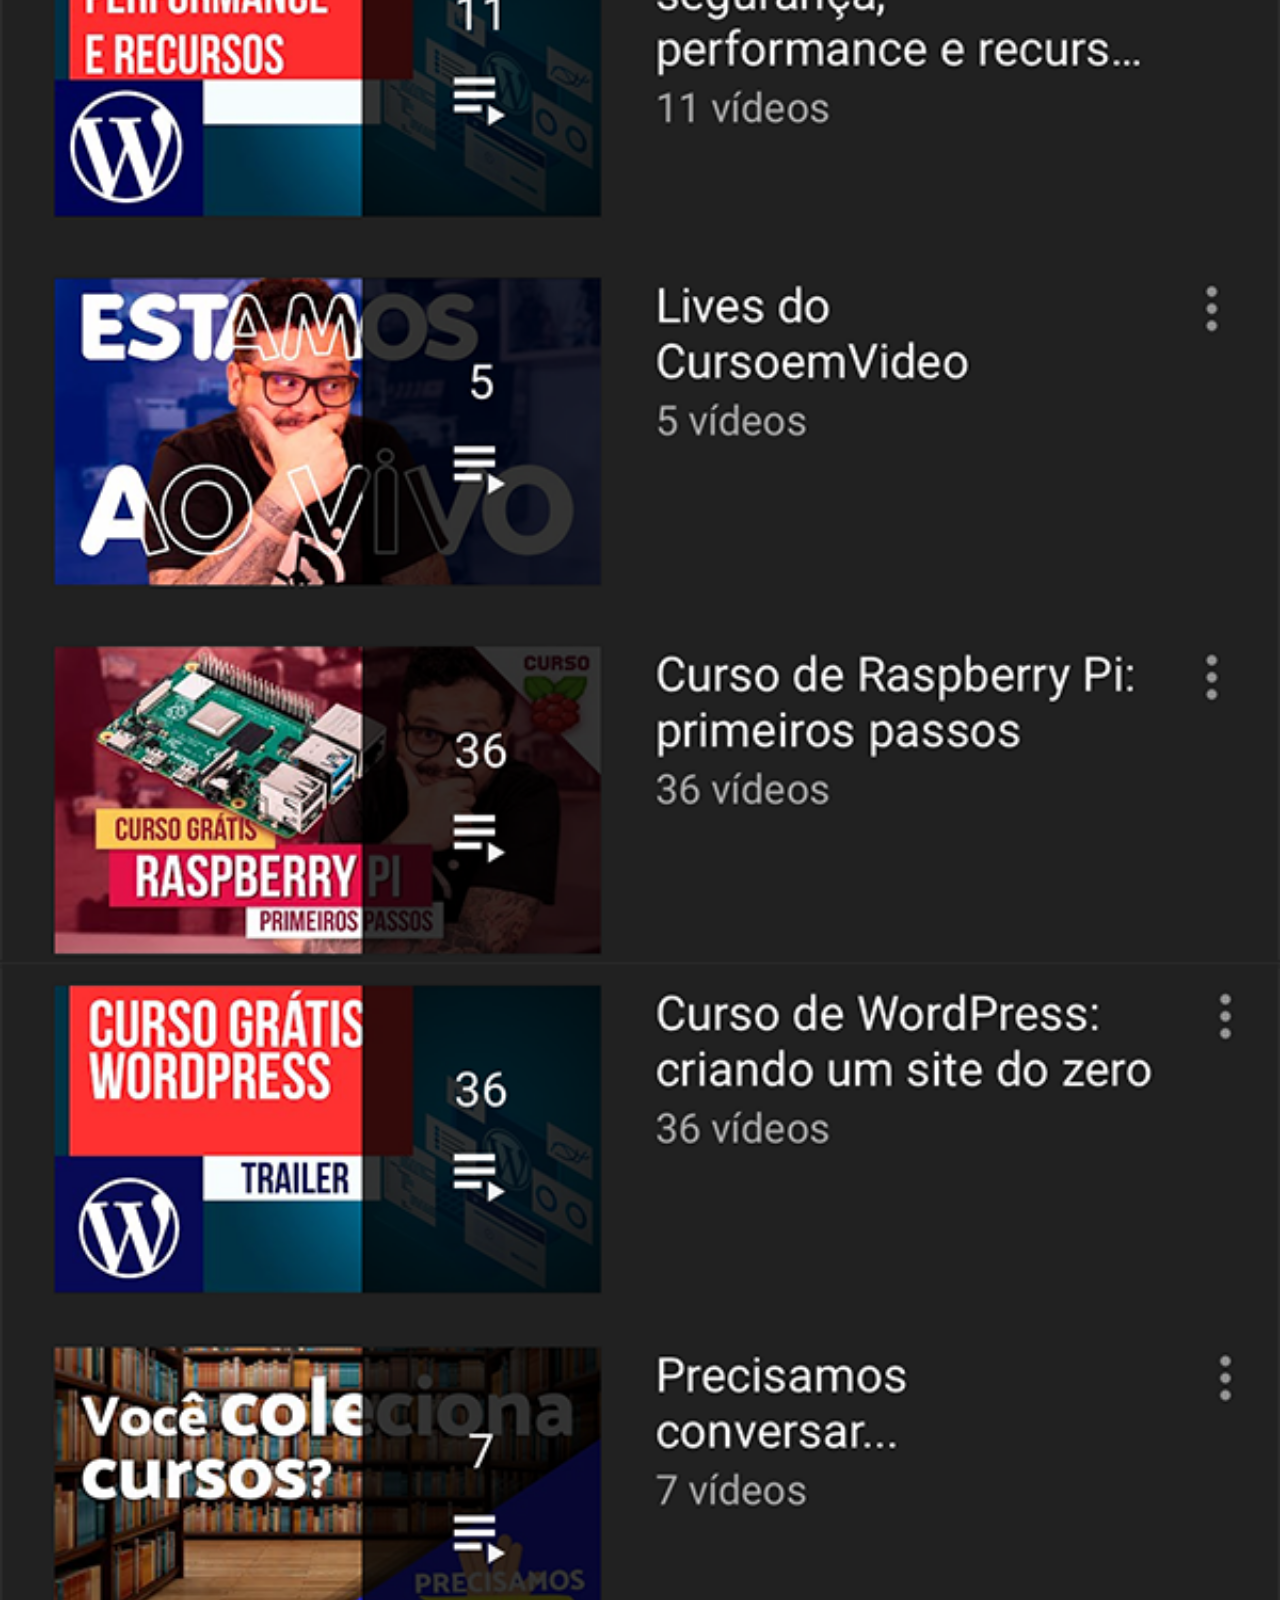
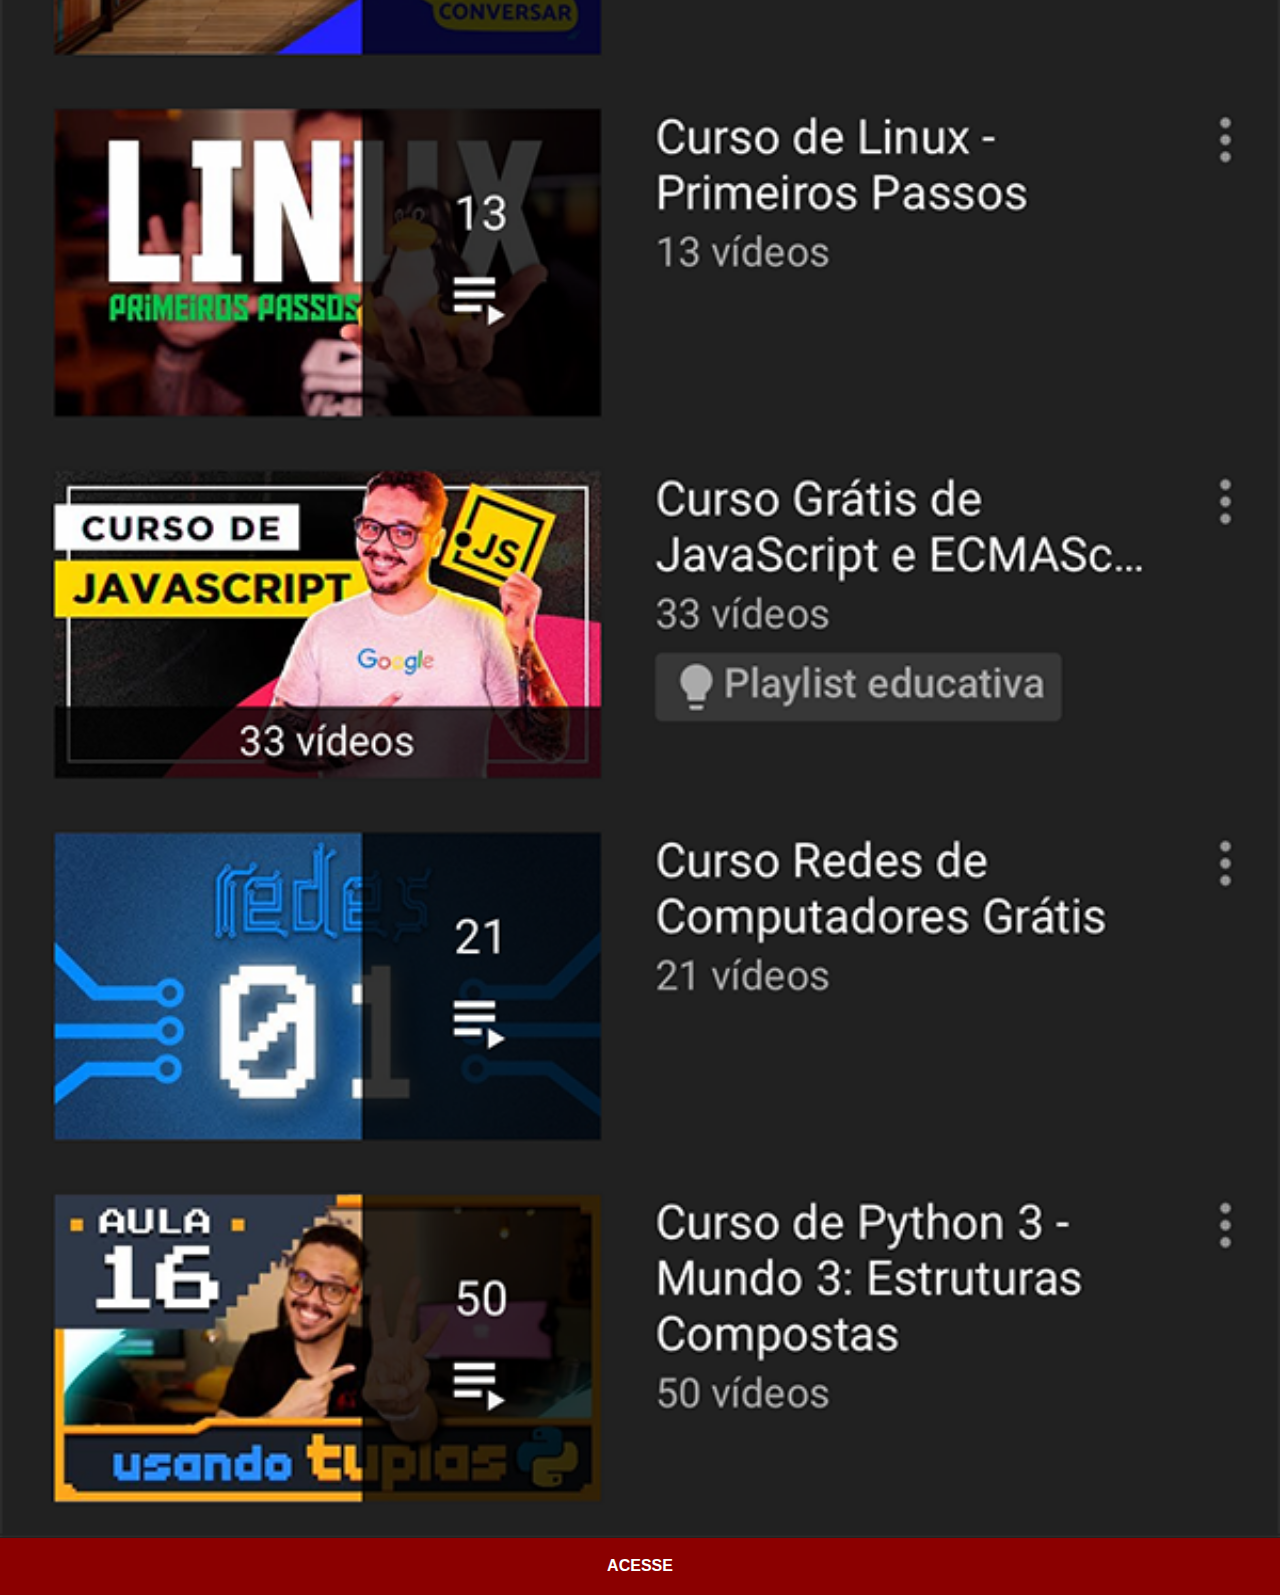
<file: pages/youtube.html>
<!DOCTYPE html>
<html lang="pt-br">
<head>
    <meta charset="UTF-8">
    <meta http-equiv="X-UA-Compatible" content="IE=edge">
    <meta name="viewport" content="width=device-width, initial-scale=1.0">
    <title>Youtube</title>
    <link rel="stylesheet" href="../style/iframes.css">
</head>
<body>
    <img src="../imgs/tela-youtube.png" alt="youtube">    
    <a href="https://youtube.com/cursoemvideo" target="_blanck" rel="external" hreflang="pt-br">ACESSE</a>
</body>
</html>
</file>
<file: style/style.css>
@charset "UTF-8";

* {
    margin: 0px;
    padding: 0px;
}

html, body {
    height: 100vh;
    width: 100vw;
    background-color: #000000;
}

body {
    background: url(../imgs/fundo-madeira.jpg) no-repeat top center;
    background-size: cover;
}

main {
    position: relative;
    height: 100vh;
}

section#telefone {
    background-image: url(../imgs/frame-iphone.png);
    background-repeat: no-repeat;
    position: absolute;

    top: 50%;
    left: 50%;

    transform: translate(-50%, -50%);

    height: 627px;
    width: 315px;
}

section#redes_sociais > a > img {
    width: 50px;
    margin: 10px;
    border-radius: 50%;
    box-shadow: 2px 2px 5px #00000077;
    box-sizing: border-box;
}

section#redes_sociais > a > img:hover {
    border: 2px solid #ffffffa2;
    box-shadow: 5px 5px 10px rgba(0, 0, 0, 0.445);
    transform: translate(-3px, -3px);
    transition: 0.4s;
}

section#redes_sociais {
    text-align: right;
}

#tela {
    position: relative;

    left: 21.5px;
    top: 80px;
    width: 267px;
    height: 472px;
}
</file>
<file: style/iframes.css>
@charset "UTF-8";

* {
    margin: 0px;
    padding: 0px;
    font-family: Arial, Helvetica, sans-serif;
}

::-webkit-scrollbar {
    width: 0px;
    height: 0px;
}

img {
    width: 100vw;
}

a {
    display: block;
    background-color: #8b0000;
    color: #ffffff;
    padding: 20px;

    text-align: center;
    text-decoration: none;
    font-weight: bolder;
    margin: -5px;
}

a:hover {
    background-color: #ff0000;
}
</file>
